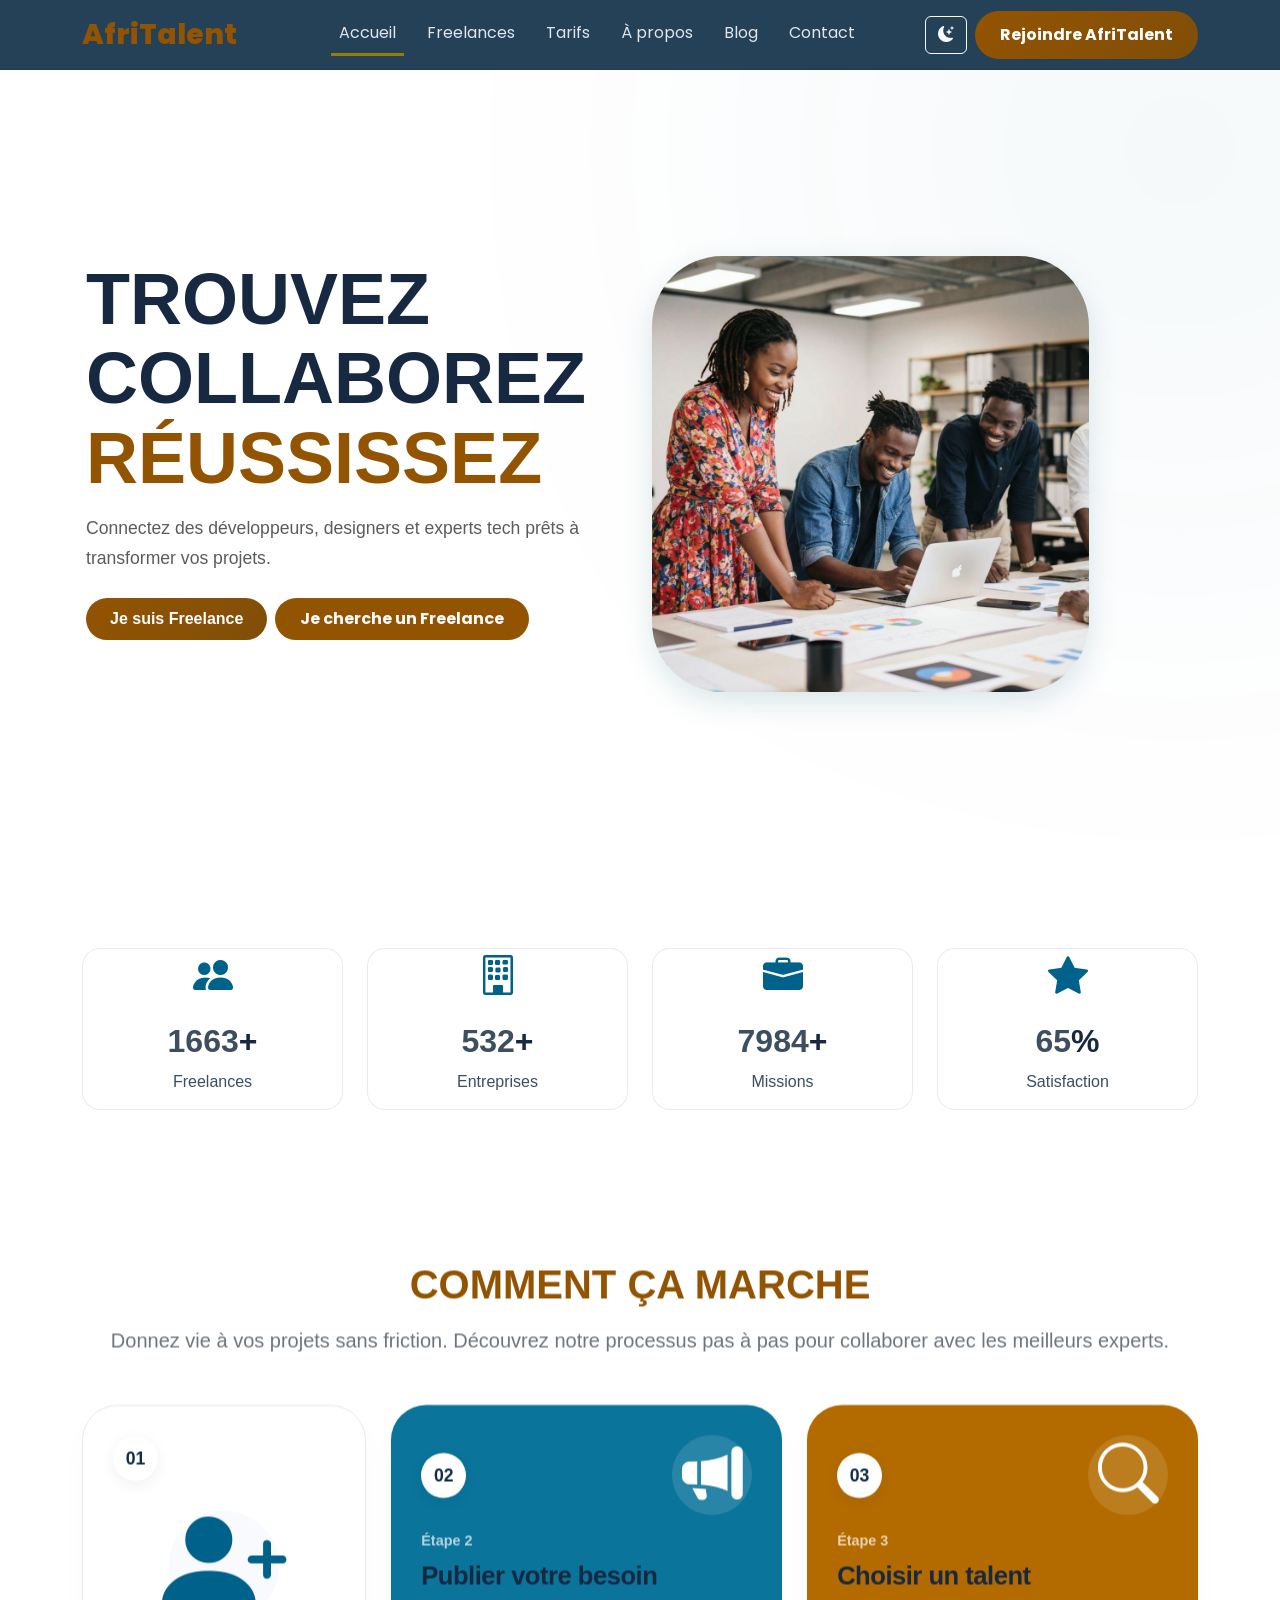
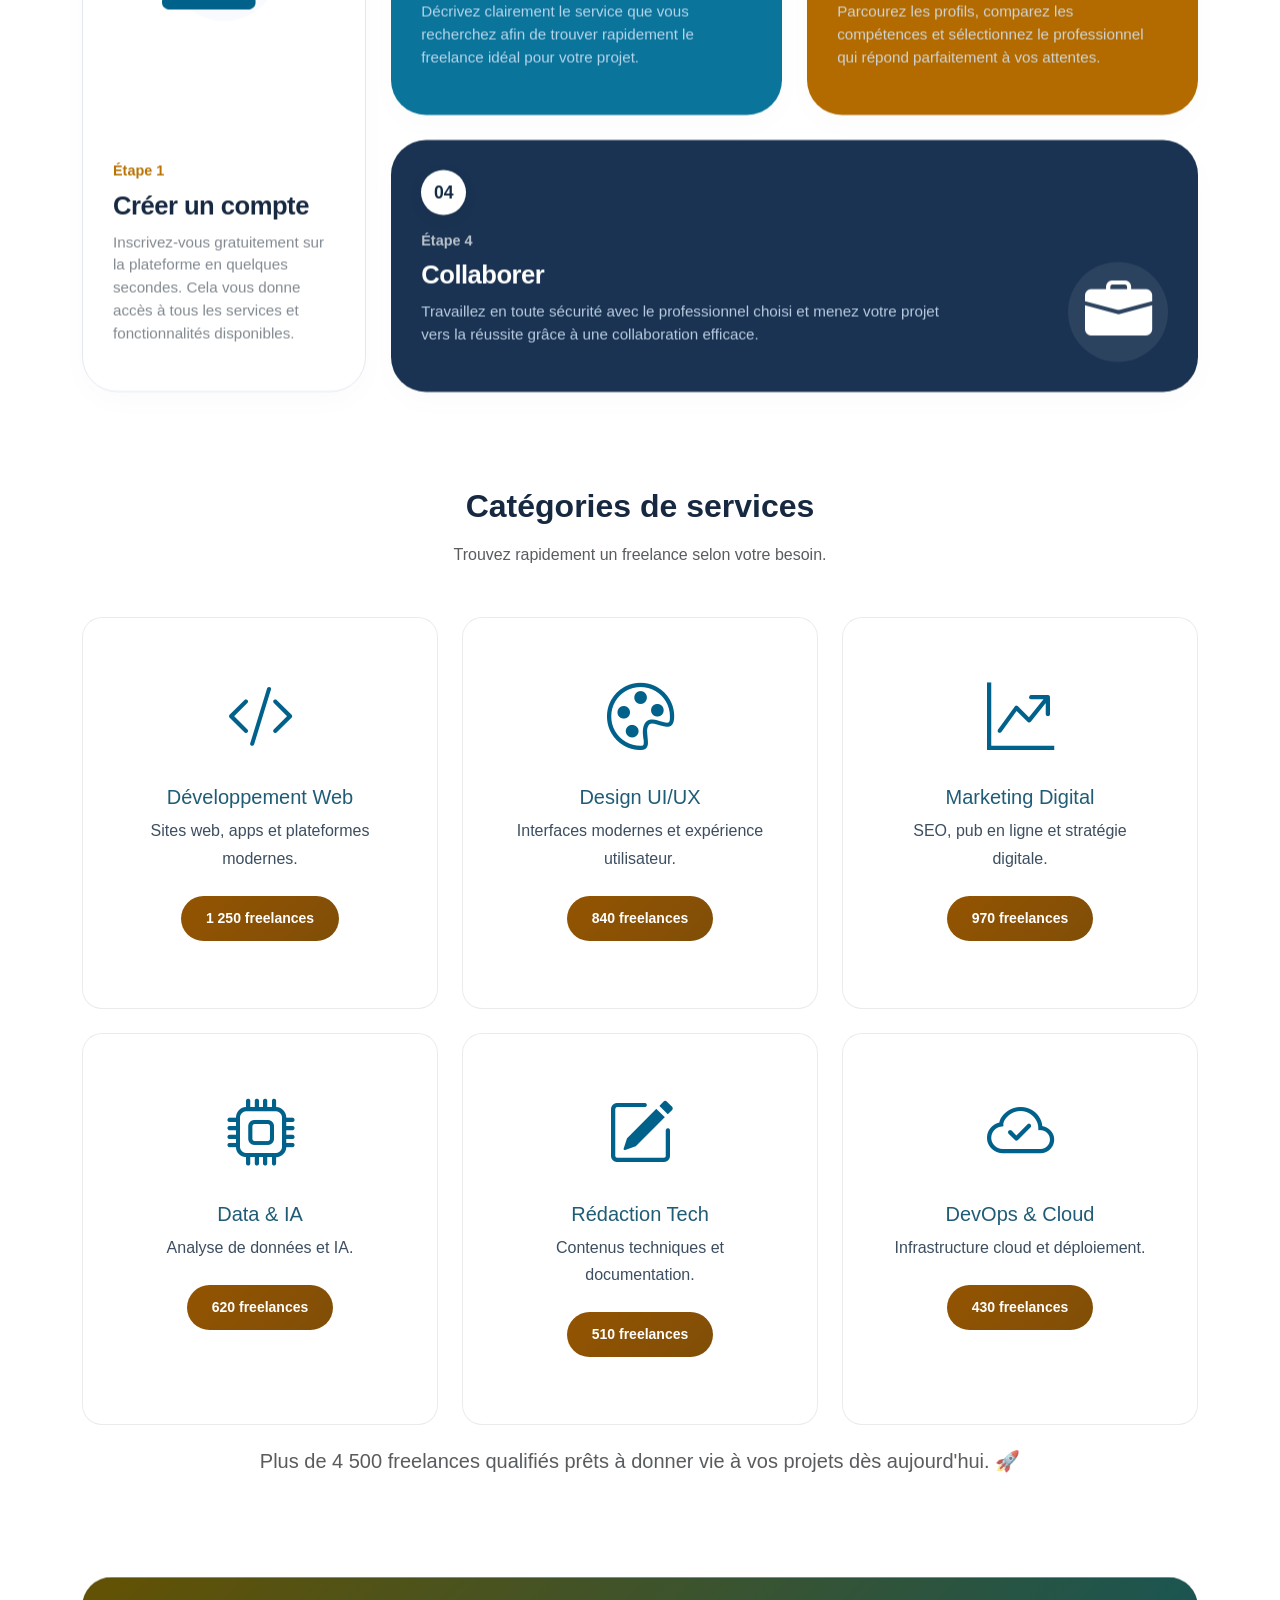
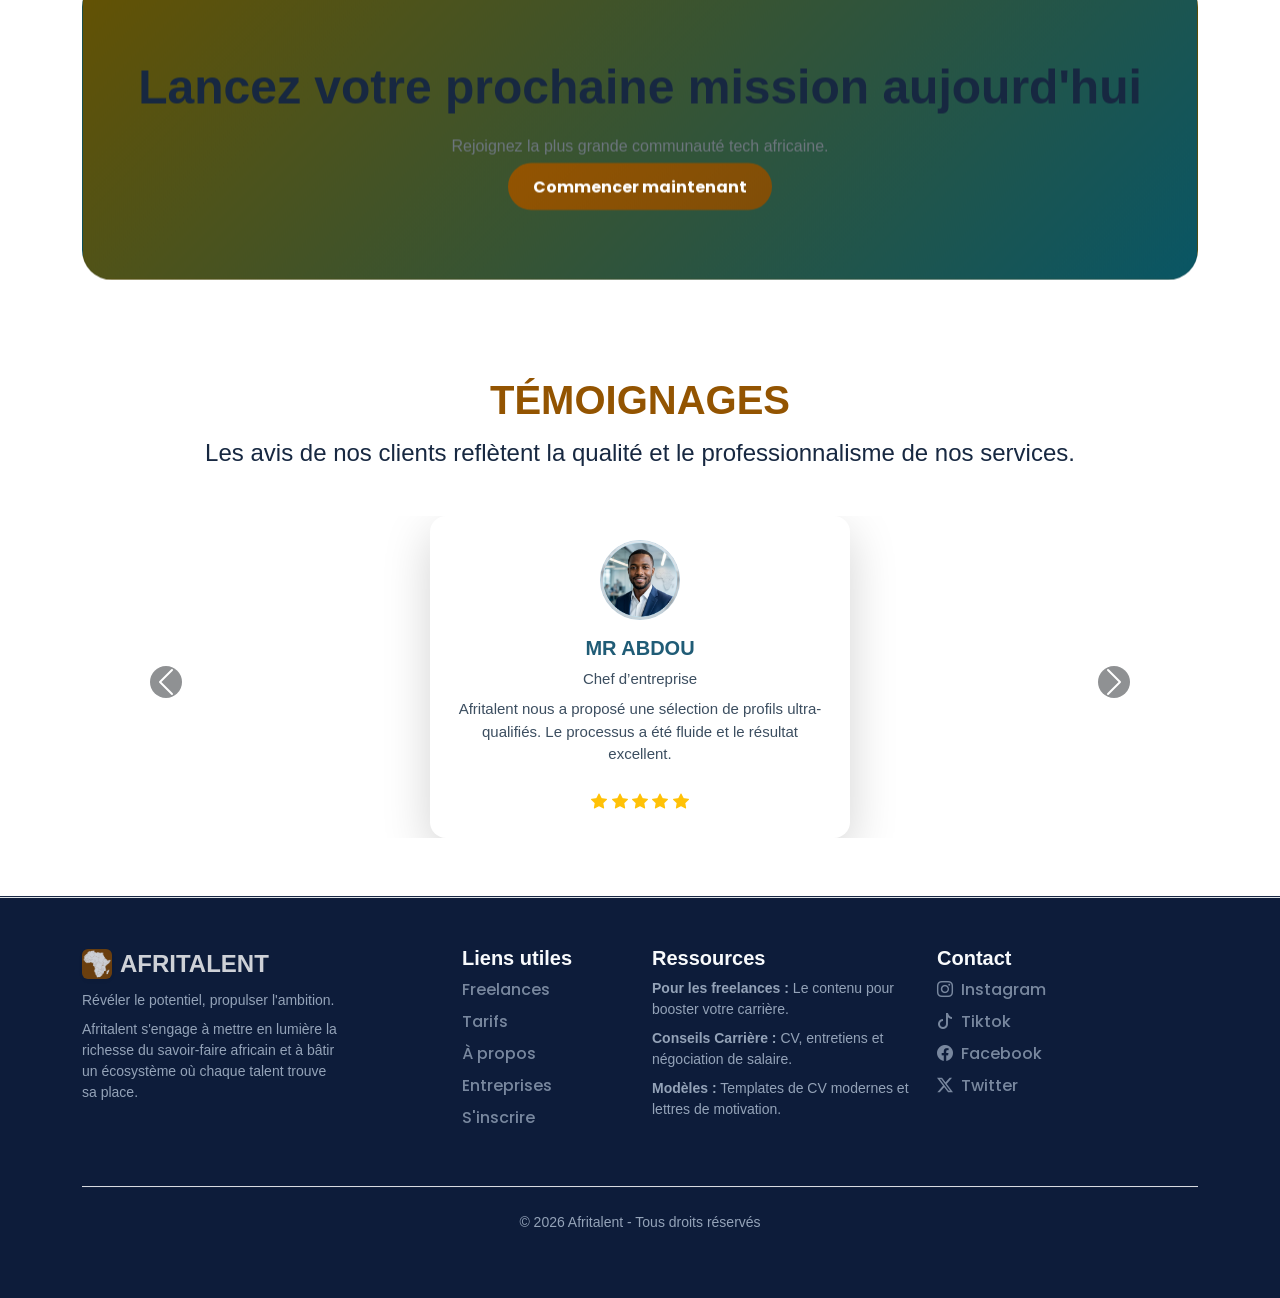
<file: index.html>
<!DOCTYPE html>
<html lang="fr">
<head>
    <meta charset="UTF-8">
    <meta name="viewport" content="width=device-width, initial-scale=1.0">
    <title>AfriTalent - Accueil</title>
       <!-- Bootstrap 5 via CDN : feuille de style -->
    <link href="https://cdn.jsdelivr.net/npm/bootstrap@5.3.7/dist/css/bootstrap.min.css" rel="stylesheet">
    <link href="https://cdn.jsdelivr.net/npm/bootstrap-icons@1.11.3/font/bootstrap-icons.css" rel="stylesheet">
    <link href="https://fonts.googleapis.com/css2?family=Poppins:wght@300;400;500;600;700&display=swap" rel="stylesheet">

      <!-- feuille de style -->
    <link rel="stylesheet" href="css/style.css">
</head>
<body>
 <!-- le contenue de mon site-->
<header>
 <!-- NAVBAR -->
 <nav class="navbar navbar-expand-lg fixed-top navbar-dark  ">
    <div class="container">

        <a class="navbar-brand " href="#">
            AfriTalent
        </a>

        <button class="navbar-toggler" type="button" data-bs-toggle="collapse" data-bs-target="#menu">
            <span class="navbar-toggler-icon"> </span>
        </button>

        <div class="collapse navbar-collapse" id="menu">

            <ul class="navbar-nav mx-auto">

                <li class="nav-item"><a class="nav-link active" href="index.html">Accueil</a></li>
                <li class="nav-item"><a class="nav-link" href="freelances.html">Freelances</a></li>
                <li class="nav-item"><a class="nav-link" href="tarif.html">Tarifs</a></li>
                <li class="nav-item"><a class="nav-link" href="about.html">À propos</a></li>
                <li class="nav-item" ><a class="nav-link " href="contact.html#localisation">Blog</a></li>
                <li class="nav-item"><a class="nav-link" href="contact.html">Contact</a></li>

            </ul>

            <!-- Boutons à droite -->
              <div class="d-flex align-items-center gap-2">

                <button id="themeToggle" class="btn btn-outline-light">
                    <i class="bi bi-moon-stars-fill"></i>
                </button>

                 <a href="contact.html"> <button class="btn-gold"> Rejoindre AfriTalent </button>
            </div></a> 
        </div>
    </div>
 </nav>
</header>
 <!-- HERO -->

<main>
  <section class="hero  fade-in-section">

    <div class="container">

        <div class="row align-items-center">

            <div class="col-12 col-md-6 text-center text-md-start px-3 mb-4">
                  <h1 class="mt-4 display-5 display-sm-4 display-md-3 fw-bold text-uppercase line-height-tight">
                             Trouvez <br>
                           Collaborez <br>
                        <span class="text-gold">Réussissez</span>
                          </h1>

                       <p class="my-3 text-muted">
                        Connectez des développeurs, designers et experts tech prêts à transformer vos projets.
                           </p>

                         <div class="d-grid gap-2 d-sm-flex justify-content-sm-center justify-content-md-start mt-4">
                          <button class="btn btn-gold py-2 px-4">
                               Je suis Freelance
                             </button>
                                <a href=" freelances.html" > <button class="btn fw-bold  jecher py-2 px-4">
                                  Je cherche un Freelance
                                 </button> 
                                </a>
                         </div>
             </div>

            <div class=" col-12 col-lg-6 col-md-7 h-md-50 mt-5 image-container">

                <img
                src="images/imageindex.jpg " class="hero-img" alt="Team" >
                   <!-- Carte 1 -->
                     
            </div>

        </div>

    </div>

  </section>

  <!-- STATS -->
 <section class="container py-5  fade-in-section">
  <div class="row g-4 text-center">

    <div class="col-6 col-lg-3">
      <div class="stat-box card h-75 py-4">
        <i class="bi bi-people-fill fs-1 text-primary statt"></i>
        <h2 class="mt-3"><span class="counter" data-target="2500">0</span>+</h2>
        <p>Freelances</p>
      </div>
    </div>

    <div class="col-6 col-lg-3">
      <div class="stat-box card h-75 py-4">
        <i class="bi bi-building fs-1 text-primary statt"></i>
        <h2 class="mt-3"><span class="counter" data-target="800">0</span>+</h2>
        <p>Entreprises</p>
      </div>
    </div>

    <div class="col-6 col-lg-3">
      <div class="stat-box card h-75 py-4">
        <i class="bi bi-briefcase-fill fs-1 text-primary statt"></i>
        <h2 class="mt-3"><span class="counter" data-target="12000">0</span>+</h2>
        <p>Missions</p>
      </div>
    </div>

    <div class="col-6 col-lg-3">
      <div class="stat-box card h-75 py-4">
        <i class="bi bi-star-fill fs-1 text-primary statt"></i>
        <h2 class="mt-3"><span class="counter" data-target="98">0</span>%</h2>
        <p>Satisfaction</p>
      </div>
    </div>

  </div>
</section>
 
<section id="comment-ca-marche" class="py-5 fade-in-section">
    <div class="container">

        <div class="text-center mb-5">
            <h1 class="fw-bold">COMMENT ÇA MARCHE</h1>
            <p class="lead text-secondary">
                Donnez vie à vos projets sans friction. Découvrez notre processus pas à pas
                pour collaborer avec les meilleurs experts.
            </p>
        </div>

        <div class="bento-grid">

            <!-- ETAPE 1 (Grande carte à gauche) -->
            <div class="bento-card step1">
                <div class="step-number">01</div>
                
                <!-- Icône "bb" agrandie au centre -->
                <div class="icon-circle-large">
                    <i class="bi bi-person-plus-fill"></i>
                </div>

                <div class="card-body-content">
                    <span class="step-title">Étape 1</span>
                    <h3>Créer un compte</h3>
                    <p class="text-secondary">
                        Inscrivez-vous gratuitement sur la plateforme en quelques secondes.
                        Cela vous donne accès à tous les services et fonctionnalités disponibles.
                    </p>
                </div>
            </div>

            <!-- ETAPE 2 (Milieu Haut) -->
            <div class="bento-card step2">
                <div class="card-header-bento">
                    <div class="step-number">02</div>
                    <!-- Icône "bb" flottante à droite -->
                    <div class="icon-floating">
                        <i class="bi bi-megaphone-fill"></i>
                    </div>
                </div>
                <div class="card-body-content">
                    <span class="step-title">Étape 2</span>
                    <h3>Publier votre besoin</h3>
                    <p>
                        Décrivez clairement le service que vous recherchez afin de trouver rapidement le freelance idéal pour votre projet.
                    </p>
                </div>
            </div>

            <!-- ETAPE 3 (Droite Haut) -->
            <div class="bento-card step3">
                <div class="card-header-bento">
                    <div class="step-number">03</div>
                    <!-- Icône "bb" flottante à droite -->
                    <div class="icon-floating">
                        <i class="bi bi-search"></i>
                    </div>
                </div>
                <div class="card-body-content">
                    <span class="step-title">Étape 3</span>
                    <h3>Choisir un talent</h3>
                    <p>
                        Parcourez les profils, comparez les compétences et sélectionnez le professionnel qui répond parfaitement à vos attentes.
                    </p>
                </div>
            </div>

            <!-- ETAPE 4 (Large en bas) -->
            <div class="bento-card step4">
                <div class="card-header-bento">
                    <div class="step-number">04</div>
                </div>
                <div class="card-body-content step4-flex">
                    <div class="text-area">
                        <span class="step-title">Étape 4</span>
                        <h3 class="text-white">Collaborer</h3>
                        <p>
                            Travaillez en toute sécurité avec le professionnel choisi et menez votre projet vers la réussite grâce à une collaboration efficace.
                        </p>
                    </div>
                    <!-- Icône "bb" valise en bas à droite -->
                    <div class="icon-briefcase">
                        <i class="bi bi-briefcase-fill"></i>
                    </div>
                </div>
            </div>

        </div>
    </div>
</section>

 <!-- SERVICES -->
 <section class="py-5  ">
  <div class="container  fade-in-section">

    <h2 class="text-center mb-3">Catégories de services</h2>
    <p class="text-center mb-5 text-muted">
      Trouvez rapidement un freelance selon votre besoin.
    </p>

    <div class="row g-4">

      <!-- Web -->
      <div class=" col-12 col-md-6 col-lg-4">
        <div class="card h-100 text-center service-card">
          <div class="card-body">

            <i class="bi bi-code-slash fs-1 statt biii"></i>

            <h5 class="card-title mt-3">Développement Web</h5>

           

            <p class="card-text">Sites web, apps et plateformes modernes.</p>
             <!-- bouton freelances -->
            <button class="btn btn-sm btn-gold rounded-pill mt-2 mb-3">
              1 250 freelances
            </button>

          </div>
        </div>
      </div>

      <!-- Design -->
      <div class="col-12 col-md-6 col-lg-4 ">
        <div class="card h-100 text-center service-card">
          <div class="card-body">

            <i class="bi bi-palette fs-1 statt  biii"></i>

            <h5 class="card-title mt-3">Design UI/UX</h5>

            <p class="card-text">Interfaces modernes et expérience utilisateur.</p>
            
            <button class="btn btn-sm btn-gold rounded-pill mt-2 mb-3">
              840 freelances
            </button>


          </div>
        </div>
      </div>

      <!-- Marketing -->
      <div class="col-12 col-md-6 col-lg-4 ">
        <div class="card h-100 text-center service-card">
          <div class="card-body">

            <i class="bi bi-graph-up-arrow fs-1 statt biii"></i>

            <h5 class="card-title mt-3">Marketing Digital</h5>

          

            <p class="card-text">SEO, pub en ligne et stratégie digitale.</p>
              <button class="btn btn-sm btn-gold rounded-pill mt-2 mb-3">
              970 freelances
            </button>

          </div>
        </div>
      </div>

      <!-- Data IA -->
      <div class="col-12 col-md-6 col-lg-4">
        <div class="card h-100 text-center service-card">
          <div class="card-body">

            <i class="bi bi-cpu fs-1 statt biii"></i>

            <h5 class="card-title mt-3">Data & IA</h5>

           

            <p class="card-text">Analyse de données et IA.</p>
             <button class="btn btn-sm btn-gold rounded-pill mt-2 mb-3">
              620 freelances
            </button>

          </div>
        </div>
      </div>

      <!-- Rédaction -->
      <div class="col-12 col-md-6 col-lg-4 ">
        <div class="card h-100 text-center service-card">
          <div class="card-body">

            <i class="bi bi-pencil-square fs-1 statt biii"></i>

            <h5 class="card-title mt-3">Rédaction Tech</h5>

           

            <p class="card-text">Contenus techniques et documentation.</p>
             <button class="btn btn-sm btn-gold rounded-pill mt-2 mb-3">
              510 freelances
            </button>

          </div>
        </div>
      </div>

      <!-- DevOps -->
      <div class="col-12 col-md-6 col-lg-4">
        <div class="card h-100 text-center service-card">
          <div class="card-body">

            <i class="bi bi-cloud-check fs-1 statt  biii"></i>

            <h5 class="card-title mt-3">DevOps & Cloud</h5>

            

            <p class="card-text">Infrastructure cloud et déploiement.</p>
               <button class="btn btn-sm btn-gold rounded-pill mt-2 mb-3">
              430 freelances
            </button>
          </div>
        </div>
      </div>
       
    </div>
         <h5 class="text-center mt-4 text-muted">
            Plus de 4 500 freelances qualifiés prêts à donner vie à vos projets dès aujourd'hui. 🚀
        </h5>
  </div>
 </section>


 <!-- CTA -->

 <section class="container my-5 fade-in-section">

    <div class="cta">

        <h2>
            Lancez votre prochaine mission aujourd'hui
        </h2>

        <p class="mt-3 text-secondary">
            Rejoignez la plus grande communauté tech africaine.
        </p>

             <a href="contact.html" class="btn-gold mt-4">
                  Commencer maintenant
               </a>
    </div>

 </section>
<section id="SECTION-TEMOIGNAGES" class="py-5 afri-talent-hero-section ">

  <div class="container fade-in-section">

    <!-- TITRE -->
    <div class="text-center mb-5">
      <h1 class="fw-bold">TÉMOIGNAGES</h1>
      <h4 class="">
        Les avis de nos clients reflètent la qualité et le professionnalisme de nos services.
      </h4>
    </div>

    <!-- CAROUSEL -->
    <div id="cardCarousel" class="carousel slide" data-bs-ride="carousel">

      <div class="carousel-inner text-center">

        <!-- ================= CARD 1 ================= -->
        <div class="carousel-item active">
          <div class="card testimonial-card mx-auto p-4 border-0 shadow-lg rounded-4" style="max-width: 420px;">

            <img src="images/mr abdou.png" class="rounded-circle mx-auto mb-3" width="80">

            <h5 class="fw-bold">MR ABDOU</h5>
            <p class=" small mb-2">Chef d’entreprise</p>

            <p class=" small">
              Afritalent nous a proposé une sélection de profils ultra-qualifiés.
              Le processus a été fluide et le résultat excellent.
            </p>

            <div class="text-warning mt-2">
              <i class="bi bi-star-fill"></i>
              <i class="bi bi-star-fill"></i>
              <i class="bi bi-star-fill"></i>
              <i class="bi bi-star-fill"></i>
              <i class="bi bi-star-fill"></i>
            </div>

          </div>
        </div>

        <!-- ================= CARD 2 ================= -->
        <div class="carousel-item">
          <div class="card testimonial-card mx-auto p-4 border-0 shadow-lg rounded-4" style="max-width: 420px;">

            <img src="images/aichatou.png" class="rounded-circle mx-auto mb-3" width="80">

            <h5 class="fw-bold">AISHATOU</h5>
            <p class="small mb-2">Freelance</p>

            <p class="small">
              Afritalent m’a permis de valoriser mes compétences et de travailler sur des projets innovants.
            </p>

            <div class="text-warning mt-2">
              <i class="bi bi-star-fill"></i>
              <i class="bi bi-star-fill"></i>
              <i class="bi bi-star-fill"></i>
              <i class="bi bi-star-fill"></i>
              <i class="bi bi-star-fill"></i>
            </div>

          </div>
        </div>

        <!-- ================= CARD 3 ================= -->
        <div class="carousel-item">
          <div class="card testimonial-card mx-auto p-4 border-0 shadow-lg rounded-4" style="max-width: 420px;">

            <img src="images/nasirou.png" class="rounded-circle mx-auto mb-3" width="80">

            <h5 class="fw-bold">NASIR</h5>
            <p class="small mb-2">Freelance</p>

            <p class="small text-muted">
              Une plateforme qui connecte vraiment les talents africains au marché global.
            </p>

            <div class="text-warning mt-2">
              <i class="bi bi-star-fill"></i>
              <i class="bi bi-star-fill"></i>
              <i class="bi bi-star-fill"></i>
              <i class="bi bi-star-fill"></i>
              <i class="bi bi-star"></i>
            </div>

          </div>
        </div>

      </div>

      <!-- CONTROLS -->
      <button class="carousel-control-prev" type="button" data-bs-target="#cardCarousel" data-bs-slide="prev">
        <span class="carousel-control-prev-icon bg-dark rounded-circle p-3"></span>
      </button>

      <button class="carousel-control-next" type="button" data-bs-target="#cardCarousel" data-bs-slide="next">
        <span class="carousel-control-next-icon bg-dark rounded-circle p-3"></span>
      </button>

    </div>
  </div>
</section>
 <footer>

  <footer class="py-5  border-top footer border-top" >
  <div class="container fade-in-section  ">
    <div class="row">
      <!-- Section Logo et Description (Col 1) -->
      <div class="col-lg-3 mb-3">
        <a class="d-inline-flex align-items-center mb-2 link-dark text-decoration-none" href="/" aria-label="Afritalent">
          <img src="images/afrique.jpg" width="30" height="30" class="me-2 rounded shadow-sm" alt="Afrique">
          <span class="fs-4 fw-bold text-white ">AFRITALENT</span>
        </a>
        <ul class="list-unstyled small text-muted">
          <li class="mb-2">Révéler le potentiel, propulser l'ambition.</li>
          <li class="mb-2">Afritalent s'engage à mettre en lumière la richesse du savoir-faire africain et à bâtir un écosystème où chaque talent trouve sa place.</li>
        </ul>
      </div>

      <!-- Liens Utiles (Col 2) -->
      <div class="col-12 col-md-6 col-lg-2 mb-3 offset-lg-1 mb-3">
        <h5 class="fw-bold">Liens utiles</h5>
        <ul class="list-unstyled">
          <li class="mb-2"><a href="freelances.html" class="text-decoration-none text-muted">Freelances</a></li>
          <li class="mb-2"><a href="tarifs.html" class="text-decoration-none text-muted">Tarifs</a></li>
          <li class="mb-2"><a href="about.html" class="text-decoration-none text-muted">À propos</a></li>
          <li class="mb-2"><a href="entreprises.html" class="text-decoration-none text-muted">Entreprises</a></li>
          <li class="mb-2"><a href="contact.html" class="text-decoration-none text-muted">S'inscrire</a></li>
        </ul>
      </div>

      <!-- Ressources (Col 3) -->
      <div class="col-12 col-md-6 col-lg-3  mb-3">
        <h5 class="fw-bold">Ressources</h5>
        <ul class="list-unstyled small text-muted">
          <li class="mb-2"><strong>Pour les freelances :</strong> Le contenu pour booster votre carrière.</li>
          <li class="mb-2"><strong>Conseils Carrière :</strong> CV, entretiens et négociation de salaire.</li>
          <li class="mb-2"><strong>Modèles :</strong> Templates de CV modernes et lettres de motivation.</li>
        </ul>
      </div>

      <!-- Contact / Social (Col 4) -->
      <div class="col-6 col-lg-2 mb-3">
        <h5 class="fw-bold">Contact</h5>
        <ul class="list-unstyled">
          <li class="mb-2">
            <a href="https://instagram.com" class="text-decoration-none text-muted">
              <i class="bi bi-instagram me-2"></i>Instagram
            </a>
          </li>
          <li class="mb-2">
            <a href="https://tiktok.com" class="text-decoration-none text-muted">
              <i class="bi bi-tiktok me-2"></i>Tiktok
            </a>
          </li>
          <li class="mb-2">
            <a href="https://facebook.com" class="text-decoration-none text-muted">
              <i class="bi bi-facebook me-2"></i>Facebook
            </a>
          </li>
          <li class="mb-2">
            <a href="https://twitter.com" class="text-decoration-none text-muted">
              <i class="bi bi-twitter-x me-2"></i>Twitter
            </a>
          </li>
        </ul>
      </div>
    </div>

    <!-- Copyright -->
    <div class="pt-4 mt-4 border-top text-center">
      <p class="text-muted small">© 2026 Afritalent - Tous droits réservés</p>
    </div>
  </div>
</footer>

</section>


</main>

         <button id="back-to-top" title="Retour en haut">
            <i class="bi bi-arrow-up-short"></i>
         </button>

     <!-- Bootstrap 5 via CDN : script JavaScript -->
    <script src="https://cdn.jsdelivr.net/npm/bootstrap@5.3.7/dist/js/bootstrap.bundle.min.js"></script>
     <!--  script JavaScript -->
    <script src="js/main.js"></script>

</body>
</html>
</file>
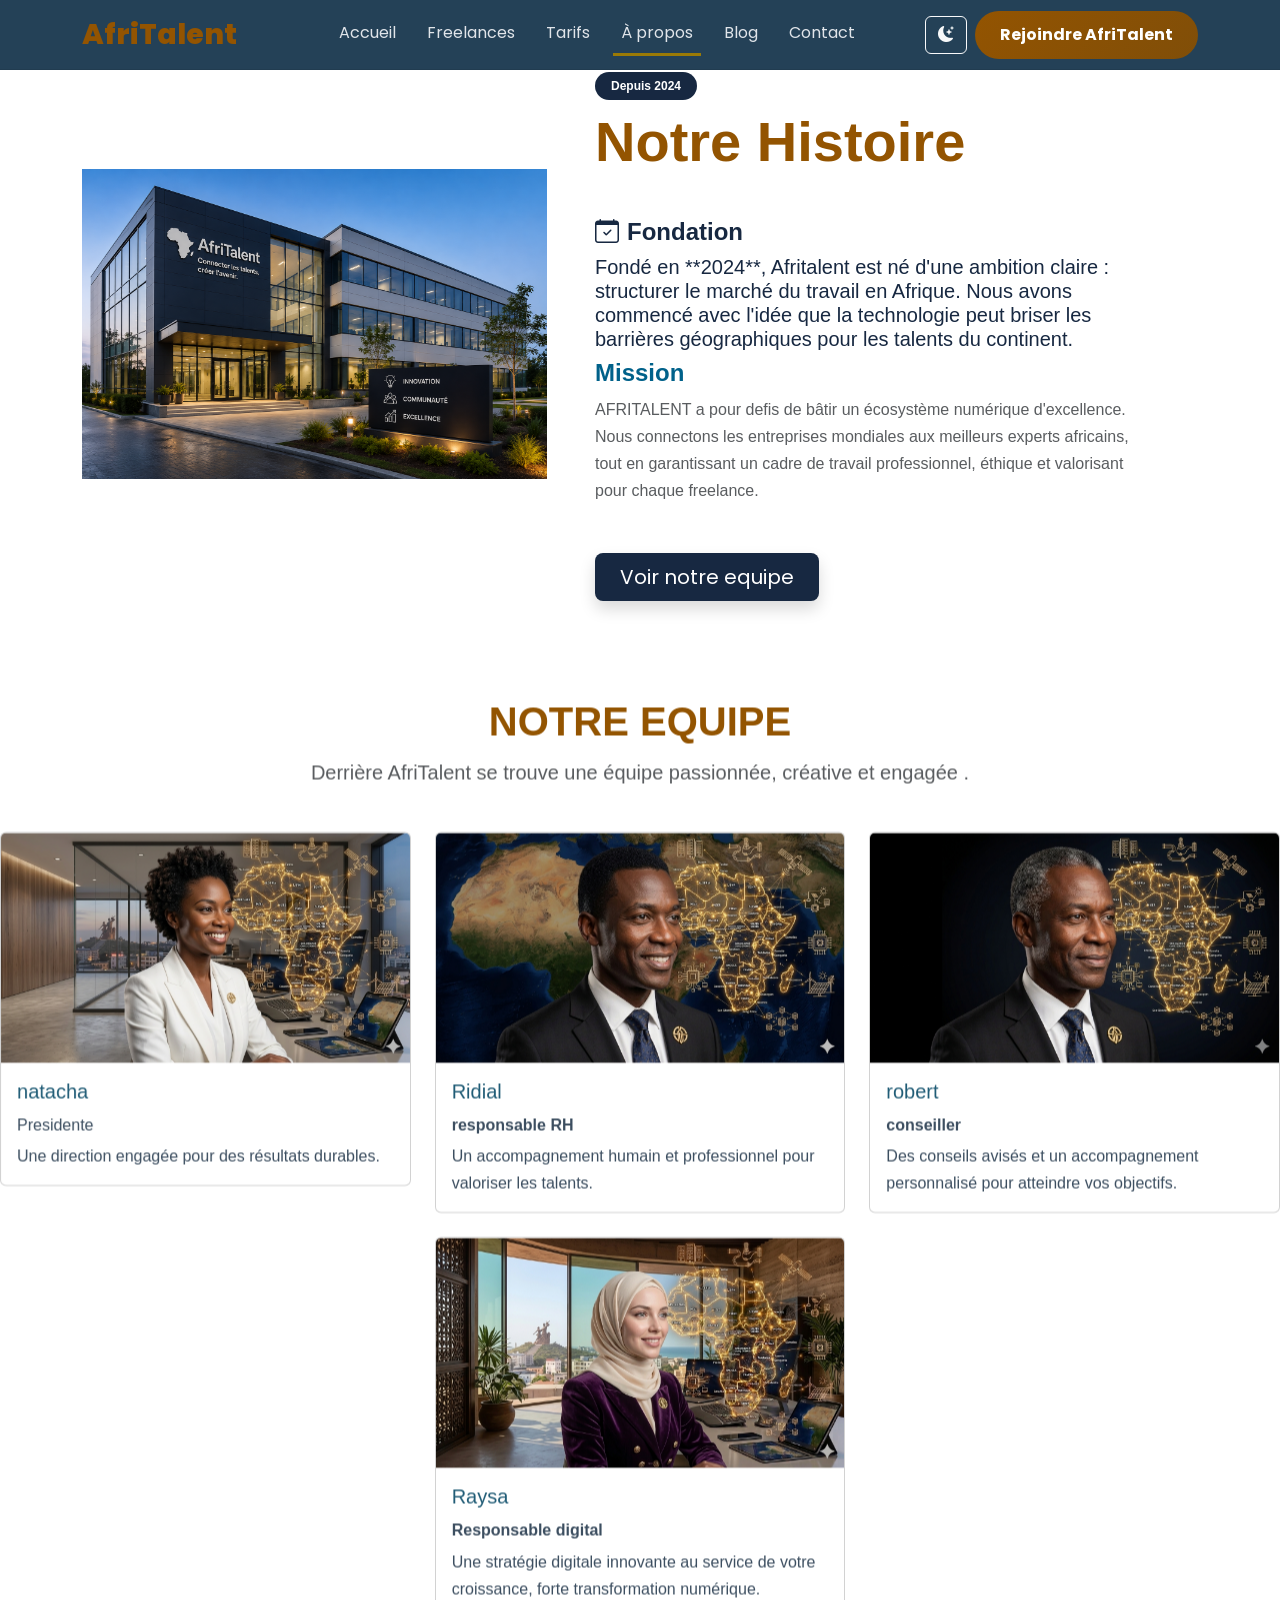
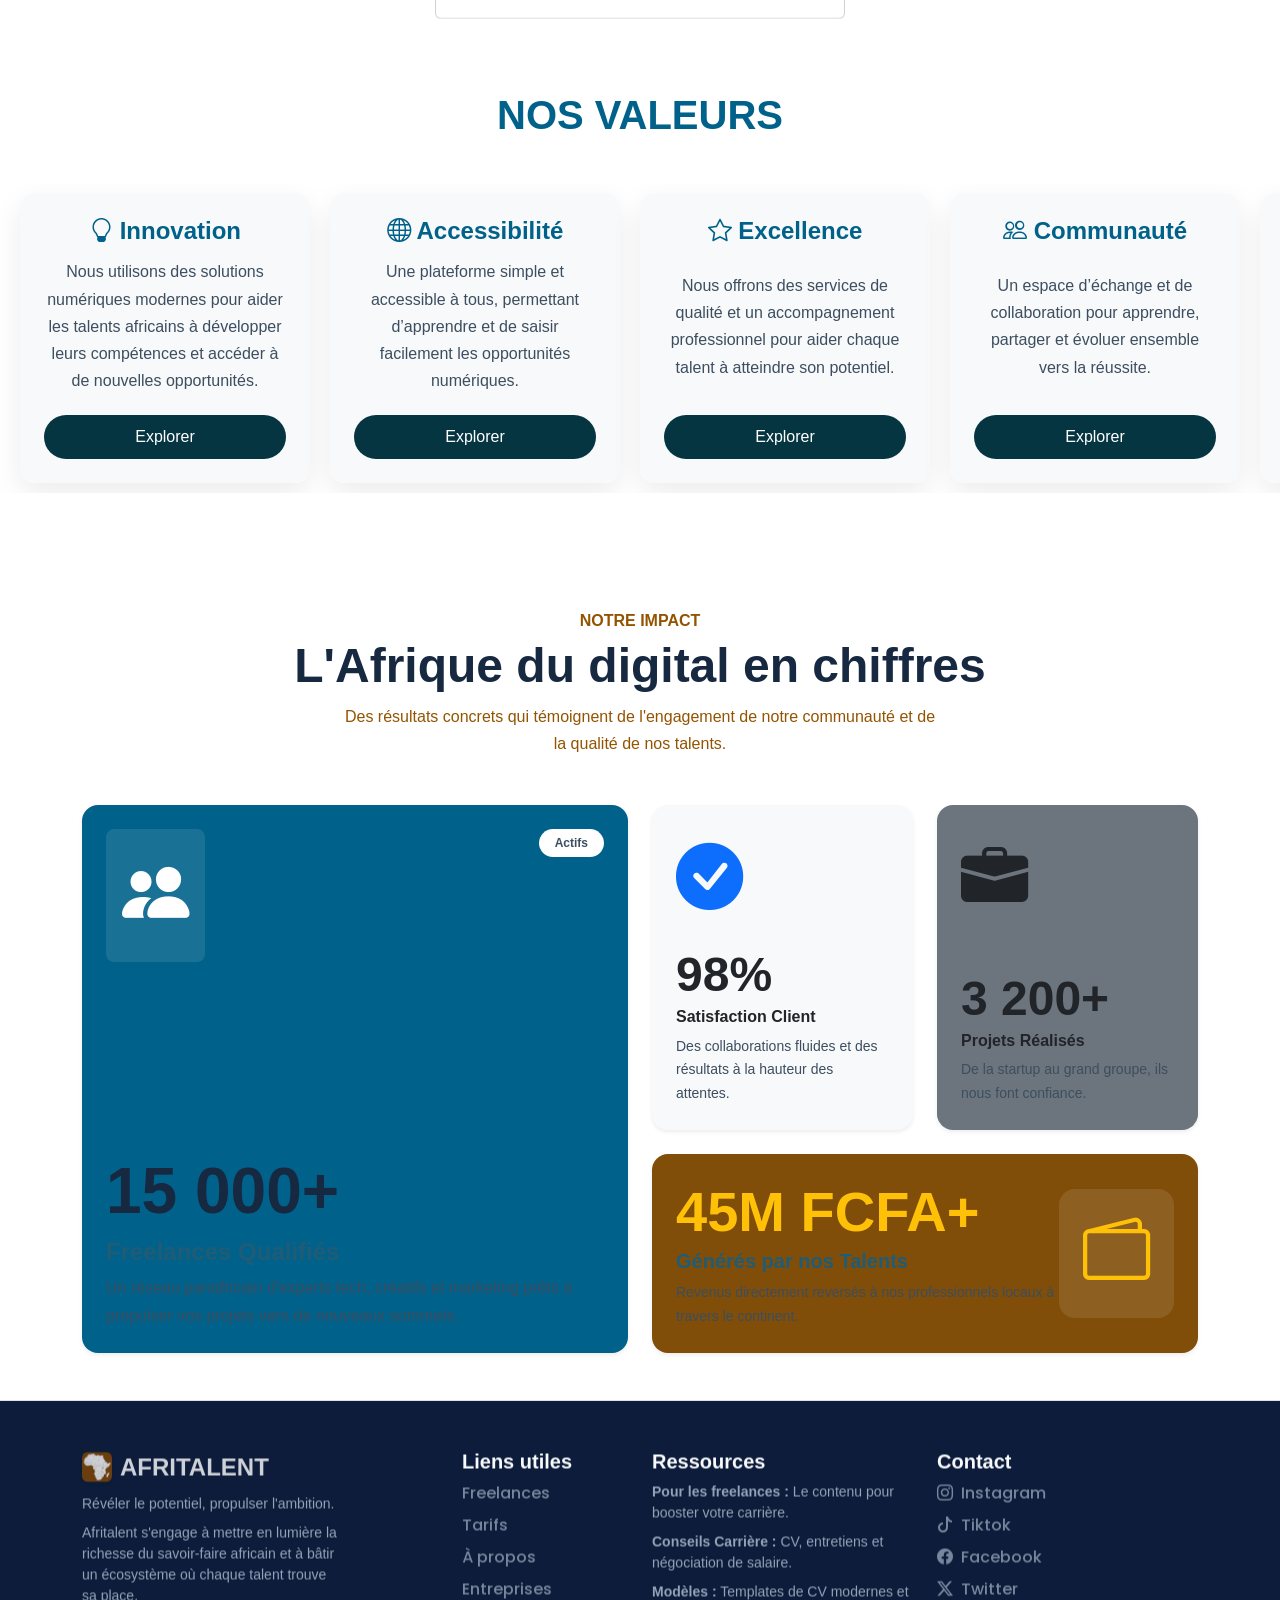
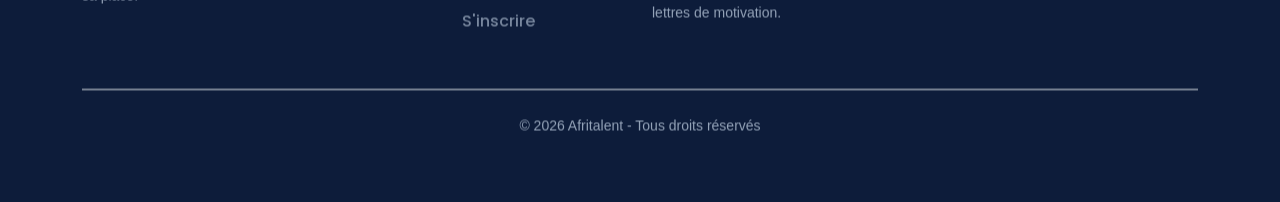
<file: about.html>
<!DOCTYPE html>
<html lang="fr">
<head>
    <meta charset="UTF-8">
    <meta name="viewport" content="width=device-width, initial-scale=1.0">
    <title>AfriTalent - about</title>
       <!-- Bootstrap 5 via CDN : feuille de style -->
    <link href="https://cdn.jsdelivr.net/npm/bootstrap@5.3.7/dist/css/bootstrap.min.css" rel="stylesheet">
    <!-- Bootstrap Icons -->
    <link rel="stylesheet" href="https://cdn.jsdelivr.net/npm/bootstrap-icons@1.11.3/font/bootstrap-icons.min.css">
      <link href="https://fonts.googleapis.com/css2?family=Poppins:wght@300;400;500;600;700&display=swap" rel="stylesheet">

      <!-- feuille de style -->
    <link rel="stylesheet" href="css/style.css">
</head>
<body>
 <header>
 <!-- NAVBAR -->
 <nav class="navbar navbar-expand-lg fixed-top navbar-dark  ">
    <div class="container">

        <a class="navbar-brand" href="#">
            AfriTalent
        </a>

        <button class="navbar-toggler" type="button" data-bs-toggle="collapse" data-bs-target="#menu">
            <span class="navbar-toggler-icon"> </span>
        </button>

        <div class="collapse navbar-collapse" id="menu">

            <ul class="navbar-nav mx-auto">

                <li class="nav-item"><a class="nav-link" href="index.html">Accueil</a></li>
                <li class="nav-item"><a class="nav-link" href="freelances.html">Freelances</a></li>
                <li class="nav-item"><a class="nav-link" href="tarif.html">Tarifs</a></li>
                <li class="nav-item"><a class="nav-link active" href="about.html">À propos</a></li>
                <li class="nav-item"><a class="nav-link" href="contact.html#localisation">Blog</a></li>
                <li class="nav-item"><a class="nav-link" href="contact.html">Contact</a></li>

            </ul>

            <!-- Boutons à droite -->
                      <div class="d-flex align-items-center gap-2">

                        <button id="themeToggle" class="btn btn-outline-light">
                         <i class="bi bi-moon-stars-fill"></i>
                          </button>

                        <a href="contact.html"> <button class="btn-gold"> Rejoindre AfriTalent </button>
                     </div></a> 

        </div>
    </div>
 </nav>
</header>
 <!-- le contenue de mon site-->
    
   
 
<main>
 <section class="  ">
        <div class="container  ">
            <div class="row g-0 align-items-center">
                
                <div class="col-lg-5 video-hero">
                    <img src="images/entreprise.png" 
                           < class="img-fluid object-fit-cover" alt="Bureaux Afritalent">
                </div>

               
                <div class="col-lg-7 p-4 p-md-5 ecriture tex">
                    <div class="mb-4">
                        <span class="badge b1 mb-2 px-3 py-2 rounded-pill mt-4">Depuis 2024</span>
                        <h1 class="display-4 fw-bold  special">Notre Histoire</h1>
                        <div class="bg-gold mb-4" style="height: 4px; width: 60px;"></div>
                    </div>

                    <div class="mb-5">
                        <h4 class="fw-bold "><i class="bi bi-calendar-check me-2"></i>Fondation</h4>
                        <h5 class="lead  ">
                            Fondé en **2024**, Afritalent est né d'une ambition claire : structurer le marché du travail en Afrique. Nous avons commencé avec l'idée que la technologie peut briser les barrières géographiques pour les talents du continent.
                        </h5>
                        <h4 class="fw-bold statt   "> Mission  </h4>
                         <p class="text-muted" > AFRITALENT a pour defis de  bâtir un écosystème numérique d'excellence. Nous connectons les entreprises mondiales aux meilleurs experts africains, tout en garantissant un cadre de travail professionnel, éthique et valorisant pour chaque freelance.</p>
                        
                    </div>
                   

                    <div class="mb-4">
                        
                    </div>

                    <div class="d-flex gap-3 mt-5">
                        <a  href="#section" ><button class="btn b1 btn-lg rounded-3 px-4 shadow">Voir notre equipe</button> 
                      </a>
                    </div>
                </div>

            </div>
        </div>
    </section>
   

 
<section id="#section  " class="fade-in-section" >
  <h1 class="text-center mt-5  ">NOTRE EQUIPE</h1>
  <h2 class="fw-light text-center px-3 fs-5 text-muted">
    Derrière AfriTalent se trouve une équipe passionnée, créative et engagée .
  </h2>
   <div class="row gy-4 mt-4 g-4 robert gallery  justify-content-center ">
        
        <div class="col-12 col-sm-6 col-md-4 freelance-item">
          <div class="card" data-category="developpement">
            <img src="images/presidente (2).png" class="card-img-top" alt="image de natacha">
            <div class="card-body">
              <h5 class="card-title">natacha</h5>
              <p class="  statt mb-1">Presidente</p>
              <p class="card-text fw-light">Une direction engagée pour des résultats durables.</p>
             
              
            </div>
          </div>
        </div>

        <div class="col-12 col-sm-6 col-md-4 freelance-item">
          <div class="card" data-category="marketing">
            <img src="images/resp digital.png" class="card-img-top" alt="image de Ridial">
            <div class="card-body">
              <h5 class="card-title">Ridial</h5>
              <p class="statt fw-bold  mb-1">responsable RH</p>
              <p class="card-text fw-light">Un accompagnement humain et professionnel pour valoriser les talents.</p>
             
            </div>
          </div>
        </div>

        <div class="col-12 col-sm-6 col-md-4 freelance-item">
          <div class="card" >
            <img src="images/conseiller.png" class="card-img-top" alt="image de robert">
            <div class="card-body">
              <h5 class="card-title">robert</h5>
              <p class="statt  fw-bold mb-1">conseiller</p>
              <p class="card-text fw-light">Des conseils avisés et un accompagnement personnalisé pour atteindre vos objectifs.</p>
              
            </div>
          </div>
        </div>
        
        <div class="col-12 col-sm-6 col-md-4 freelance-item ">
          <div class="card" data-category="data-scientist">
            <img src="images/resp rh.png" class="card-img-top" alt="image de freelance">
            <div class="card-body">
              <h5 class="card-title">Raysa</h5>
              <p class="statt fw-bold mb-1">Responsable digital</p>
              <p class="card-text fw-light">Une stratégie digitale innovante au service de votre croissance, forte transformation numérique.</p>
             
            </div>
          </div>
        </div>
   </div> 
</section>



<section class="py-5">
 
  <h1 class="text-center statt mt-4 mb-4">NOS VALEURS</h1>
 
  <div class="mt-3 text-muted">
    <div class="cards-slider-container fade-in-section">
      <div class="cards-slider">

        <div class="card cardvaleur">
          <div class="card-body cardvaleurbody text-center p-4 bg-light">
            <h3 class="statt"><i class="bi bi-lightbulb statt"></i> Innovation</h3>
            <p>Nous utilisons des solutions numériques modernes pour aider les talents africains à développer leurs compétences et accéder à de nouvelles opportunités.</p>
            <button class="btn-gold-slider">Explorer</button>
          </div>
        </div>

        <div class="card cardvaleur">
          <div class="card-body cardvaleurbody text-center p-4 bg-light">
            <h3 class="statt"><i class="bi bi-globe statt"></i> Accessibilité</h3>
            <p>Une plateforme simple et accessible à tous, permettant d’apprendre et de saisir facilement les opportunités numériques.</p>
            <button class="btn-gold-slider">Explorer</button>
          </div>
        </div>

        <div class="card cardvaleur">
          <div class="card-body cardvaleurbody text-center p-4 bg-light">
            <h3 class="statt"><i class="bi bi-star statt"></i> Excellence</h3>
            <p>Nous offrons des services de qualité et un accompagnement professionnel pour aider chaque talent à atteindre son potentiel.</p>
            <button class="btn-gold-slider">Explorer</button>
          </div>
        </div>

        <div class="card cardvaleur">
          <div class="card-body cardvaleurbody text-center p-4 bg-light">
            <h3 class="statt"><i class="bi bi-people statt"></i> Communauté</h3>
            <p>Un espace d’échange et de collaboration pour apprendre, partager et évoluer ensemble vers la réussite.</p>
            <button class="btn-gold-slider">Explorer</button>
          </div>
        </div>

        <div class="card cardvaleur">
          <div class="card-body cardvaleurbody text-center p-4 bg-light">
            <h3 class="statt"><i class="bi bi-graph-up-arrow statt"></i> Impact</h3>
            <p>Nous voulons créer un changement positif durable en Afrique à travers les talents et l’innovation.</p>
            <button class="btn-gold-slider">Explorer</button>
          </div>
        </div>

      </div>
    </div>
    </div> </section>

 <section class="py-5 afri-talent-hero-section   " id="localisation">
    
    <div class="container  fade-in-section">
        
        <div class="text-center mb-5">
            <span class="special fw-bold text-uppercase tracking-wider">Notre Impact</span>
            <h2 class="fw-bold display-5 mt-1">L'Afrique du digital en chiffres</h2>
            <p class="special mx-auto" style="max-width: 600px;">
                Des résultats concrets qui témoignent de l'engagement de notre communauté et de la qualité de nos talents.
            </p>
        </div>

         <div class="row g-4 align-items-stretch">
            
            <div class="col-12 col-lg-6 d-flex flex-column">
                <div class="card h-100 border-0 shadow-sm tap4 text-white p-4 rounded-4 justify-content-between kll">
                    <div class="d-flex justify-content-between align-items-start mb-4">
                        <div class="bg-white bg-opacity-10 p-3 rounded-3">
                            <i class="bi bi-people-fill fs-2  biii"></i> 
                        </div>
                        <span class="badge bg-white text-primary fw-semibold px-3 py-2 rounded-pill">Actifs</span>
                    </div>
                    <div class="mt-4">
                        <h2 class="display-3 fw-bold mb-0">15 000+</h2>
                        <h4 class="fw-bold mt-2">Freelances Qualifiés</h4>
                        <p class=" text-white mb-0 mt-2">Un réseau panafricain d'experts tech, créatifs et marketing prêts à propulser vos projets vers de nouveaux sommets.</p>
                    </div>
                </div>
            </div>

             <div class="col-12 col-lg-6">
                <div class="row g-4 h-100">
                    
                    <div class="col-12 col-sm-6">
                        <div class="card h-100 border-0 shadow-sm bg-light p-4 rounded-4 d-flex flex-column justify-content-between glow">
                            <div class="text-primary mb-3">
                                <i class="bi bi-check-circle-fill fs-3  biii"></i>
                            </div>
                            <div> 
                                <h3 class="display-5 fw-bold text-dark mb-0">98%</h3>
                                <h6 class="fw-bold text-dark mt-1">Satisfaction Client</h6>
                                <p class="text-muted small mb-0">Des collaborations fluides et des résultats à la hauteur des attentes.</p>
                            </div>
                        </div>
                    </div>

                    <div class="col-12 col-sm-6">
                        <div class="card h-100 border-0 shadow-sm bg-secondary p-4 rounded-4 d-flex flex-column justify-content-between glow ">
                            <div class="text-dark mb-3">
                                <i class="bi bi-briefcase-fill fs-3  biii"></i>
                            </div>
                            <div>
                                <h3 class="display-5 fw-bold text-dark mb-0">3 200+</h3>
                                <h6 class="fw-bold text-dark mt-1">Projets Réalisés</h6>
                                <p class="text-dark  small mb-0">De la startup au grand groupe, ils nous font confiance.</p>
                            </div>
                        </div>
                    </div>

                    <div class="col-12">
                        <div class="card border-0 shadow-sm tap3  text-white p-4 rounded-4 etape3">
                            <div class="d-flex flex-column flex-sm-row align-items-sm-center justify-content-between">
                                <div> 
                                    <h3 class="display-4 fw-bold text-warning mb-0">45M FCFA+</h3>
                                    <h5 class="fw-bold mt-1">Générés par nos Talents</h5>
                                    <p class="simple small mb-0 text-white">Revenus directement reversés à nos professionnels locaux à travers le continent.</p>
                                </div>
                                <div class="bg-white bg-opacity-10 p-4 rounded-4 text-center mt-3 mt-sm-0 d-flex align-items-center justify-content-center">
                                    <i class="bi bi-wallet2 display-6 text-warning  biii"></i>
                                </div>
                            </div>
                        </div>
                    </div>

                </div>
            </div> </div>
    </div>
</section>

<footer class="py-5  border-top footer border-top" >
  <div class="container fade-in-section  ">
    <div class="row">
      <!-- Section Logo et Description (Col 1) -->
      <div class="col-lg-3 mb-3">
        <a class="d-inline-flex align-items-center mb-2 link-dark text-decoration-none" href="/" aria-label="Afritalent">
          <img src="images/afrique.jpg" width="30" height="30" class="me-2 rounded shadow-sm" alt="Afrique">
          <span class="fs-4 fw-bold text-white">AFRITALENT</span>
        </a>
        <ul class="list-unstyled small text-muted">
          <li class="mb-2">Révéler le potentiel, propulser l'ambition.</li>
          <li class="mb-2">Afritalent s'engage à mettre en lumière la richesse du savoir-faire africain et à bâtir un écosystème où chaque talent trouve sa place.</li>
        </ul>
      </div>

      <!-- Liens Utiles (Col 2) -->
      <div class="col-12 col-md-6 col-lg-2 mb-3 offset-lg-1 mb-3">
        <h5 class="fw-bold">Liens utiles</h5>
        <ul class="list-unstyled">
          <li class="mb-2"><a href="freelances.html" class="text-decoration-none text-muted">Freelances</a></li>
          <li class="mb-2"><a href="tarifs.html" class="text-decoration-none text-muted">Tarifs</a></li>
          <li class="mb-2"><a href="about.html" class="text-decoration-none text-muted">À propos</a></li>
          <li class="mb-2"><a href="entreprises.html" class="text-decoration-none text-muted">Entreprises</a></li>
          <li class="mb-2"><a href="contact.html" class="text-decoration-none text-muted">S'inscrire</a></li>
        </ul>
      </div>

      <!-- Ressources (Col 3) -->
      <div class="col-12 col-md-6 col-lg-3  mb-3">
        <h5 class="fw-bold">Ressources</h5>
        <ul class="list-unstyled small text-muted">
          <li class="mb-2"><strong>Pour les freelances :</strong> Le contenu pour booster votre carrière.</li>
          <li class="mb-2"><strong>Conseils Carrière :</strong> CV, entretiens et négociation de salaire.</li>
          <li class="mb-2"><strong>Modèles :</strong> Templates de CV modernes et lettres de motivation.</li>
        </ul>
      </div>

      <!-- Contact / Social (Col 4) -->
      <div class="col-6 col-lg-2 mb-3">
        <h5 class="fw-bold">Contact</h5>
        <ul class="list-unstyled">
          <li class="mb-2">
            <a href="https://instagram.com" class="text-decoration-none text-muted">
              <i class="bi bi-instagram me-2"></i>Instagram
            </a>
          </li>
          <li class="mb-2">
            <a href="https://tiktok.com" class="text-decoration-none text-muted">
              <i class="bi bi-tiktok me-2"></i>Tiktok
            </a>
          </li>
          <li class="mb-2">
            <a href="https://facebook.com" class="text-decoration-none text-muted">
              <i class="bi bi-facebook me-2"></i>Facebook
            </a>
          </li>
          <li class="mb-2">
            <a href="https://twitter.com" class="text-decoration-none text-muted">
              <i class="bi bi-twitter-x me-2"></i>Twitter
            </a>
          </li>
        </ul>
      </div>
    </div>

    <!-- Copyright -->
    <div class="pt-4 mt-4 border-top text-center">
      <p class="text-muted small">© 2026 Afritalent - Tous droits réservés</p>
    </div>
  </div>
</footer>

</section>

</footer>
 
</main >

          <button id="back-to-top" title="Retour en haut">
            <i class="bi bi-arrow-up-short"></i>
         </button>

     <!-- Bootstrap 5 via CDN : script JavaScript -->
    <script src="https://cdn.jsdelivr.net/npm/bootstrap@5.3.7/dist/js/bootstrap.bundle.min.js"></script>
     <!--  script JavaScript -->
    <script src="js/main.js"></script>

</body>
</html>
</file>
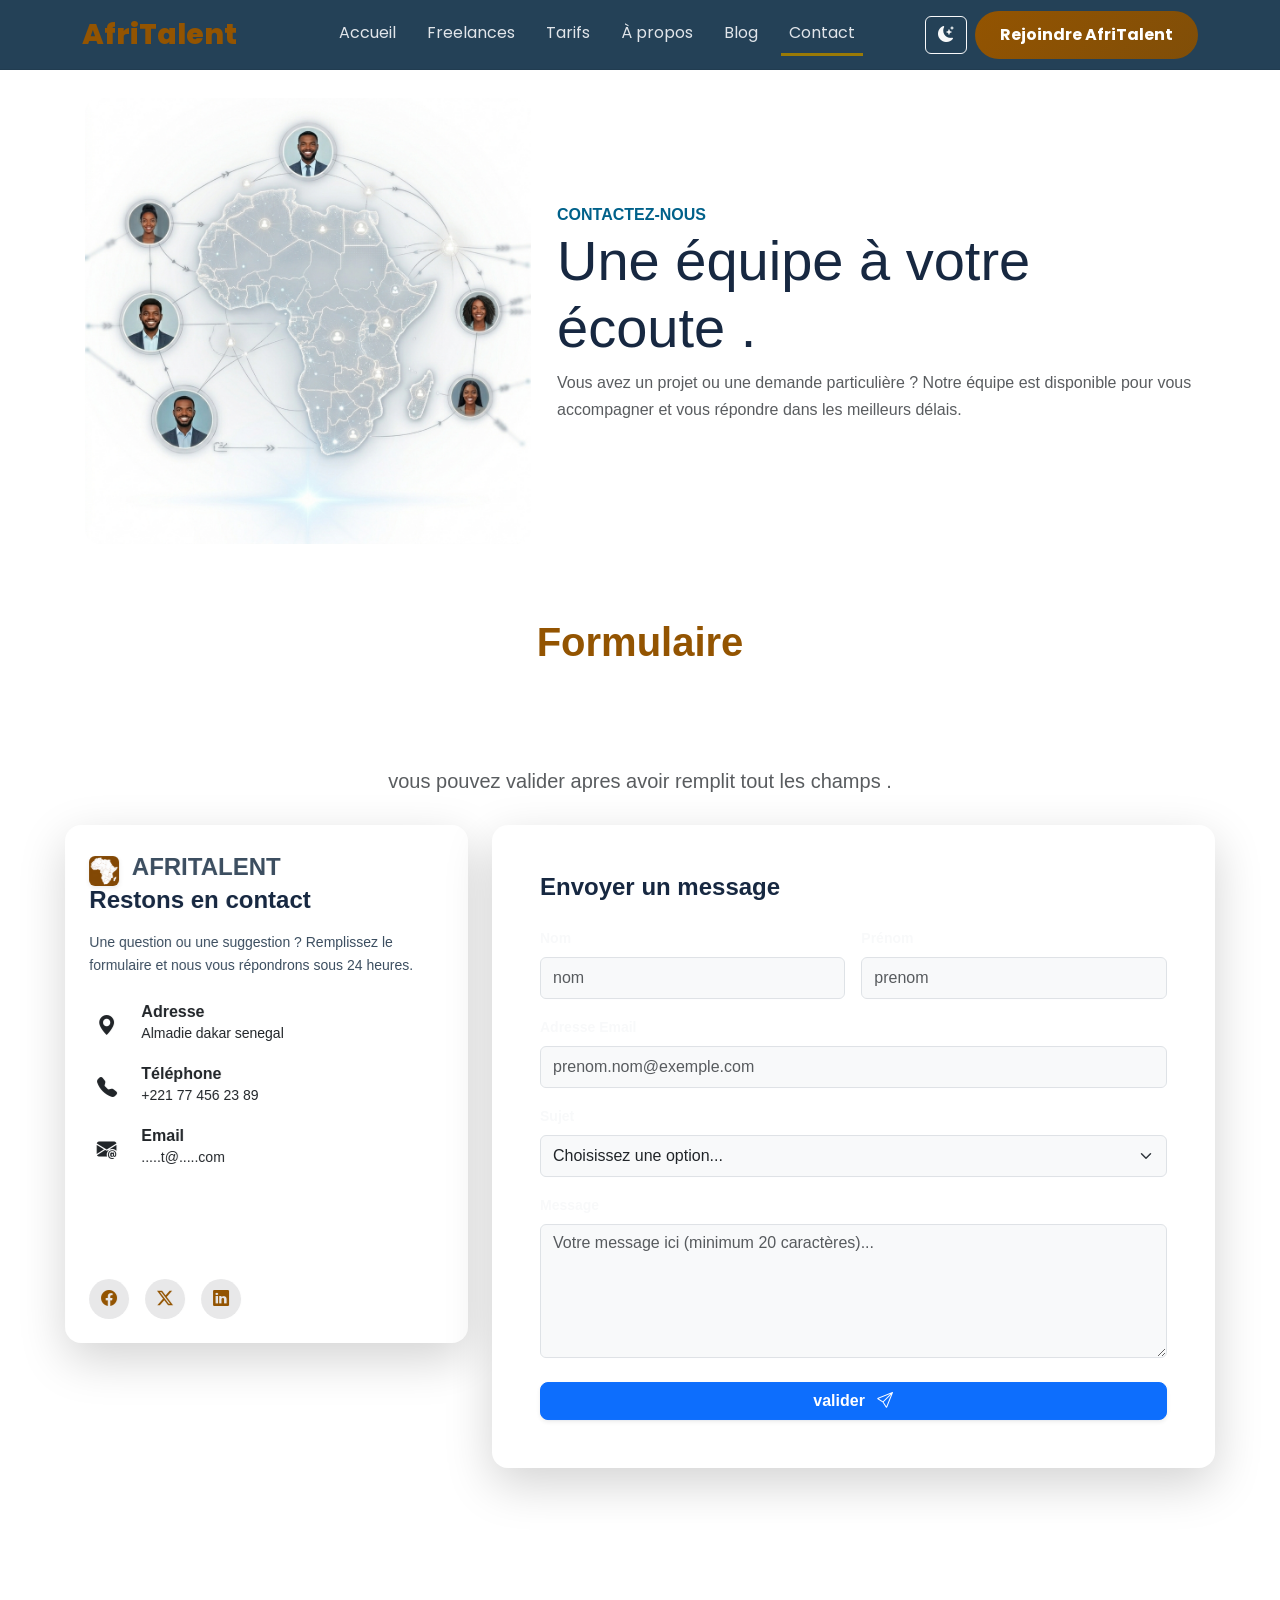
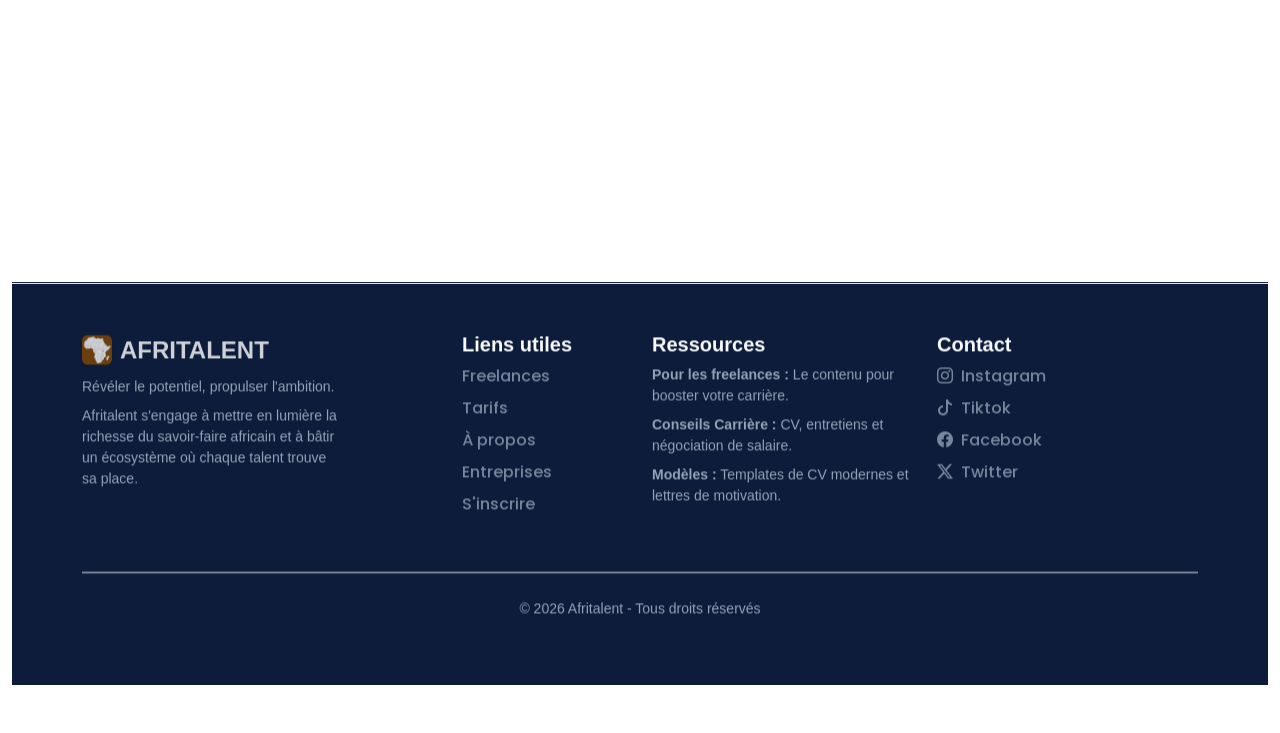
<file: contact.html>
<!DOCTYPE html>
<html lang="fr">
<head>
    <meta charset="UTF-8">
    <meta name="viewport" content="width=device-width, initial-scale=1.0">
    <title>AfriTalent - contact</title>
       <!-- Bootstrap 5 via CDN : feuille de style -->
    <link href="https://cdn.jsdelivr.net/npm/bootstrap@5.3.7/dist/css/bootstrap.min.css" rel="stylesheet">
   <!-- Bootstrap Icons -->
    <link href="https://cdn.jsdelivr.net/npm/bootstrap-icons@1.11.3/font/bootstrap-icons.css" rel="stylesheet">
    <!-- google font -->
      <link href="https://fonts.googleapis.com/css2?family=Poppins:wght@300;400;500;600;700&display=swap" rel="stylesheet">


      <!-- feuille de style -->
    <link rel="stylesheet" href="css/style.css">
</head>
<body>
    <header>
 <!-- NAVBAR -->
 <nav class="navbar navbar-expand-lg fixed-top navbar-dark ">
    <div class="container">

        <a class="navbar-brand" href="#">
            AfriTalent
        </a>

        <button class="navbar-toggler" type="button" data-bs-toggle="collapse" data-bs-target="#menu">
            <span class="navbar-toggler-icon"></span>
        </button>

        <div class="collapse navbar-collapse" id="menu">

            <ul class="navbar-nav mx-auto">

                <li class="nav-item"><a class="nav-link" href="index.html">Accueil</a></li>
                <li class="nav-item"><a class="nav-link" href="freelances.html">Freelances</a></li>
                <li class="nav-item"><a class="nav-link" href="tarif.html">Tarifs</a></li>
                <li class="nav-item"><a class="nav-link" href="about.html">À propos</a></li>
                <li class="nav-item"><a class="nav-link " href="contact.html#localisation">Blog</a></li>
                <li class="nav-item"><a class="nav-link active" href="contact.html">Contact</a></li>

            </ul>

            <!-- Boutons à droite -->
              <div class="d-flex align-items-center gap-2">

                <button id="themeToggle" class="btn btn-outline-light">
                    <i class="bi bi-moon-stars-fill"></i>
                </button>

                 <a href="contact.html"> <button class="btn-gold"> Rejoindre AfriTalent </button>
            </div></a> 

        </div>
    </div>
 </nav>
</header>
 <!-- le contenue de mon site-->
<main>
 <section class="container-fluid py-5 contact-section   ">

 <section class="container py-5 contact-section">

  <div class="row align-items-center g-4">

      <!-- IMAGE -->
      <div class="col-12 col-md-5 text-center">
         <img src="images/image2.png" class="img-fluid contact-img  " alt="Contact image">
       </div>

      <!-- TEXTE -->
      <div class="col-12 col-md-7 text-center text-md-start tex">

         <span class="contact-subtitle statt fw-bold">CONTACTEZ-NOUS</span>

          <h2 class="contact-title  display-4">
           Une équipe à votre écoute .
           </h2>

         <p class="contact-text text-muted">
          Vous avez un projet ou une demande particulière ?  
         Notre équipe est disponible pour vous accompagner et vous répondre dans les meilleurs délais.
         </p>

       </div>

  </div>

</section>

 <section class=" fade-in-section" >
     
         <!-- Message de Succès Global (Masqué par défaut)  -->
         <div id="successAlert" class="alert alert-success alert-dismissible fade d-none mb-4 rounded-4 shadow-sm   " role="alert">
            <div class="d-flex align-items-center">
                <i class="bi bi-check-circle-fill fs-3 me-3"></i>
                <div>
                    <h5 class="alert-heading fw-bold mb-1">Message envoyé avec succès !</h5>
                    <p class="mb-0 small">Merci pour votre intérêt. Notre équipe vous répondra dans les plus brefs délais.</p>
                </div>
            </div>  
            <!--  Réseaux Sociaux -->
                    <div class="d-flex gap-3 pt-3 border-top ">
                        <a href="#" class="text-white bg-white bg-opacity-10 rounded-circle p-2 d-inline-flex justify-content-center align-items-center" style="width: 40px; height: 40px;"><i class="bi bi-facebook"></i></a>
                        <a href="#" class="text-white bg-white bg-opacity-10 rounded-circle p-2 d-inline-flex justify-content-center align-items-center" style="width: 40px; height: 40px;"><i class="bi bi-twitter-x"></i></a>
                        <a href="#" class="text-white bg-white bg-opacity-10 rounded-circle p-2 d-inline-flex justify-content-center align-items-center" style="width: 40px; height: 40px;"><i class="bi bi-linkedin"></i></a>
                    </div>
                </div>
            </div>
           
        </div>

        <div class="row g-4 justify-content-center ">
             <h1  class="text-center mt-5   ">  Formulaire </h1>
            <h5 class="text-center fw-light"> 
               <h5 class="text-center" Voici  notre formulaire de contact :</h5>
               <h5 class="text-center text-muted"> vous pouvez valider apres avoir remplit tout les champs .</h5>
             </h5>
 
            </h5>
            <!-- COLONNE INTERACTIVE DE GAUCHE : INFOS DE CONTACT -->
            <div class="col-12 col-lg-4  d-flex   ">
               
                <div class="card  for p-4 rounded-4 shadow-lg border-0 w-100 h-75 d-flex flex-column justify-content-between for">
                    <div class=" ">
                        <img src="images/afrique.jpg" width="30" height="30" class="me-2 rounded shadow-sm" alt="Afrique">
                         <span class="fs-4 fw-bold">AFRITALENT</span>
                        <h3 class="fw-bold mb-3 ">Restons en contact</h3> 
                       
                        <p class="small mb-4">Une question ou une suggestion ? Remplissez le formulaire et nous vous répondrons sous 24 heures.</p>
                        
                        <!-- Liste d'infos -->
                        <div class="d-flex align-items-start mb-3">
                            <div class="bg-white bg-opacity-25 rounded-3 p-2 me-3">
                                <i class="bi bi-geo-alt-fill fs-5"></i>
                            </div>
                            <div>
                                <h6 class="fw-bold mb-0">Adresse</h6>
                                <small class="-50">Almadie dakar senegal</small>
                            </div>
                        </div>

                        <div class="d-flex align-items-start mb-3">
                            <div class="bg-white bg-opacity-25 rounded-3 p-2 me-3">
                                <i class="bi bi-telephone-fill fs-5"></i>
                            </div>
                            <div>
                                <h6 class="fw-bold mb-0">Téléphone</h6>
                                <small class="50">+221 77 456 23 89</small>
                            </div>
                        </div>

                        <div class="d-flex align-items-start mb-4">
                            <div class="bg-white bg-opacity-25 rounded-3 p-2 me-3">
                                <i class="bi bi-envelope-at-fill fs-5"></i>
                            </div>
                            <div>
                                <h6 class="fw-bold mb-0">Email</h6>
                                <small class="50">.....t@.....com</small>
                            </div>
                        </div>
                    </div>

                    <!-- Réseaux Sociaux -->
                    <div class="d-flex gap-3 pt-3 border-top border-white border-opacity-25">
                        <a href="#" class=" bg-dark bg-opacity-10 rounded-circle p-2 d-inline-flex justify-content-center align-items-center" style="width: 40px; height: 40px;"><i class="bi bi-facebook"></i></a>
                        <a href="#" class=" bg-dark bg-opacity-10 rounded-circle p-2 d-inline-flex justify-content-center align-items-center" style="width: 40px; height: 40px;"><i class="bi bi-twitter-x"></i></a>
                        <a href="#" class=" bg-dark bg-opacity-10 rounded-circle p-2 d-inline-flex justify-content-center align-items-center" style="width: 40px; height: 40px;"><i class="bi bi-linkedin"></i></a>
                    </div>
                </div>
            </div>

            <!-- COLONNE DE DROITE : LE FORMULAIRE -->
            <div class="col-12 col-lg-7  mb-5">
                <div class="card bg-white p-4 p-sm-5 rounded-4 shadow-lg border-0 for">
                    <h3 class="fw-bold mb-4">Envoyer un message</h3>
                    
                    <form id="contactForm" novalidate>
                        <div class="row g-3">
                            
                            <!-- Champ Nom -->
                            <div class="col-12 col-sm-6">
                                <label for="lastName" class="form-label small fw-bold text-light">Nom</label>
                                <input type="text" class="form-control bg-light py-2" id="lastName" placeholder="nom">
                                <div class="invalid-feedback" id="lastNameError">Veuillez renseigner votre nom.</div>
                            </div>

                            <!-- Champ Prénom -->
                            <div class="col-12 col-sm-6">
                                <label for="firstName" class="form-label small fw-bold text-light">Prénom</label>
                                <input type="text" class="form-control bg-light py-2" id="firstName" placeholder="prenom">
                                <div class="invalid-feedback " id="firstNameError">Veuillez renseigner votre prénom.</div>
                            </div>

                            <!-- Champ Email -->
                            <div class="col-12">
                                <label for="email" class="form-label small fw-bold text-light">Adresse Email</label>
                                <input type="email" class="form-control bg-light py-2" id="email" placeholder="prenom.nom@exemple.com">
                                <div class="invalid-feedback" id="emailError">Veuillez entrer une adresse email valide.</div>
                            </div>

                            <!-- Champ Sujet (Menu déroulant) -->
                            <div class="col-12">
                                <label for="subject" class="form-label small fw-bold text-light">Sujet</label>
                                <select class="form-select bg-light py-2" id="subject">
                                    <option value="" selected disabled>Choisissez une option...</option>
                                    <option value="general">je suis freelance</option>
                                    <option value="support"> je cherches freelance</option>
                                    
                                </select>
                                <div class="invalid-feedback" id="subjectError">Veuillez sélectionner un sujet dans la liste.</div>
                            </div>

                            <!-- Champ Message -->
                            <div class="col-12">
                                <label for="message" class="form-label small fw-bold text-light">Message</label>
                                <textarea class="form-control bg-light" id="message" rows="5" placeholder="Votre message ici (minimum 20 caractères)..."></textarea>
                                <div class="invalid-feedback" id="messageError">Votre message doit contenir au moins 20 caractères.</div>
                            </div>

                            <!-- Bouton de Soumission -->
                            <div class="col-12 mt-4">
                                <button type="submit" class="btn btn-primary px-4 py-2.5 rounded-3 fw-bold shadow-sm w-100 w-sm-auto">
                                    valider <i class="bi bi-send ms-2"></i>
                                </button>
                            </div>

                        </div>
                    </form>
                </div>
            </div>

        </div>
    </div>
</section>

<section id="localisation" class=" fade-in-section  mb-3">
  <div class="row align-items-center g-4   afri-talent-hero-section">

    <!-- Carte -->
    <div class="col-md-7  fade-in-section">
        <div class="map-container">
            <iframe
                src="https://www.google.com/maps/embed?pb=!1m18!1m12!1m3!1d61738.25070141696!2d-17.4898654!3d14.732896299999995!2m3!1f0!2f0!3f0!3m2!1i1024!2i768!4f13.1!3m3!1m2!1s0xec112ae6b54c397%3A0x56b82d37d6396c3c!2sAlmadies%2C%20Dakar!5e0!3m2!1sfr!2ssn!4v1780776499389!5m2!1sfr!2ssn"
                allowfullscreen=""
                loading="lazy"
                referrerpolicy="no-referrer-when-downgrade">
            </iframe>
        </div>
    </div>

    
</div>
</section>
    
<footer>

    <footer class="py-5  border-top footer border-top" >
  <div class="container fade-in-section  ">
    <div class="row">
      <!-- Section Logo et Description (Col 1) -->
      <div class="col-lg-3 mb-3">
        <a class="d-inline-flex align-items-center mb-2 link-dark text-decoration-none" href="/" aria-label="Afritalent">
          <img src="images/afrique.jpg" width="30" height="30" class="me-2 rounded shadow-sm" alt="Afrique">
          <span class="fs-4 fw-bold text-white">AFRITALENT</span>
        </a>
        <ul class="list-unstyled small text-muted">
          <li class="mb-2">Révéler le potentiel, propulser l'ambition.</li>
          <li class="mb-2">Afritalent s'engage à mettre en lumière la richesse du savoir-faire africain et à bâtir un écosystème où chaque talent trouve sa place.</li>
        </ul>
      </div>

      <!-- Liens Utiles (Col 2) -->
      <div class="col-12 col-md-6 col-lg-2 mb-3 offset-lg-1 mb-3">
        <h5 class="fw-bold">Liens utiles</h5>
        <ul class="list-unstyled">
          <li class="mb-2"><a href="freelances.html" class="text-decoration-none text-muted">Freelances</a></li>
          <li class="mb-2"><a href="tarifs.html" class="text-decoration-none text-muted">Tarifs</a></li>
          <li class="mb-2"><a href="about.html" class="text-decoration-none text-muted">À propos</a></li>
          <li class="mb-2"><a href="entreprises.html" class="text-decoration-none text-muted">Entreprises</a></li>
          <li class="mb-2"><a href="contact.html" class="text-decoration-none text-muted">S'inscrire</a></li>
        </ul>
      </div>

      <!-- Ressources (Col 3) -->
      <div class="col-12 col-md-6 col-lg-3  mb-3">
        <h5 class="fw-bold">Ressources</h5>
        <ul class="list-unstyled small text-muted">
          <li class="mb-2"><strong>Pour les freelances :</strong> Le contenu pour booster votre carrière.</li>
          <li class="mb-2"><strong>Conseils Carrière :</strong> CV, entretiens et négociation de salaire.</li>
          <li class="mb-2"><strong>Modèles :</strong> Templates de CV modernes et lettres de motivation.</li>
        </ul>
      </div>

      <!-- Contact / Social (Col 4) -->
      <div class="col-6 col-lg-2 mb-3">
        <h5 class="fw-bold">Contact</h5>
        <ul class="list-unstyled">
          <li class="mb-2">
            <a href="https://instagram.com" class="text-decoration-none text-muted">
              <i class="bi bi-instagram me-2"></i>Instagram
            </a>
          </li>
          <li class="mb-2">
            <a href="https://tiktok.com" class="text-decoration-none text-muted">
              <i class="bi bi-tiktok me-2"></i>Tiktok
            </a>
          </li>
          <li class="mb-2">
            <a href="https://facebook.com" class="text-decoration-none text-muted">
              <i class="bi bi-facebook me-2"></i>Facebook
            </a>
          </li>
          <li class="mb-2">
            <a href="https://twitter.com" class="text-decoration-none text-muted">
              <i class="bi bi-twitter-x me-2"></i>Twitter
            </a>
          </li>
        </ul>
      </div>
    </div>

    <!-- Copyright -->
    <div class="pt-4 mt-4 border-top text-center">
      <p class="text-muted small">© 2026 Afritalent - Tous droits réservés</p>
    </div>
  </div>
</footer>

</section>

 </footer>



</main> 


       <button id="back-to-top" title="Retour en haut">
            <i class="bi bi-arrow-up-short"></i>
         </button>

     <!-- Bootstrap 5 via CDN : script JavaScript -->
    <script src="https://cdn.jsdelivr.net/npm/bootstrap@5.3.7/dist/js/bootstrap.bundle.min.js"></script>
     <!--  script JavaScript -->
    <script src="js/main.js"></script>

</body>
</html>
</file>
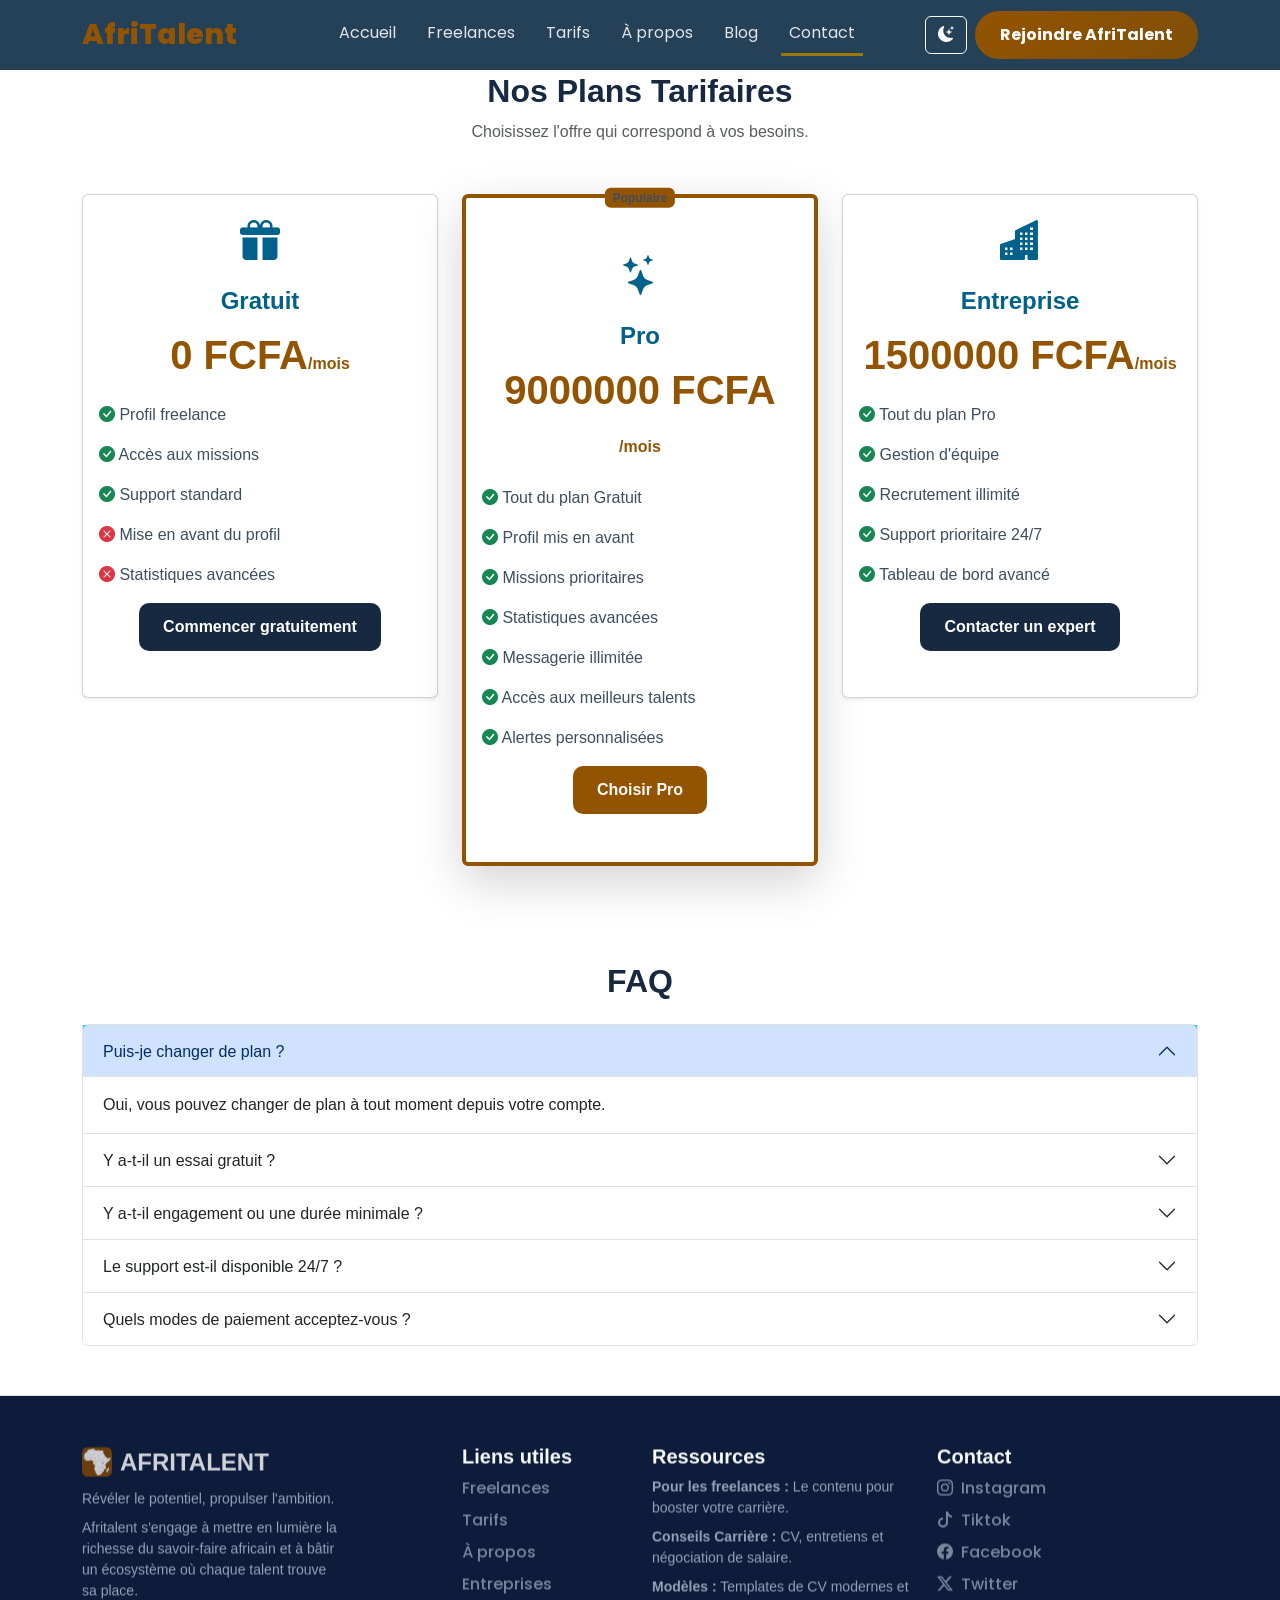
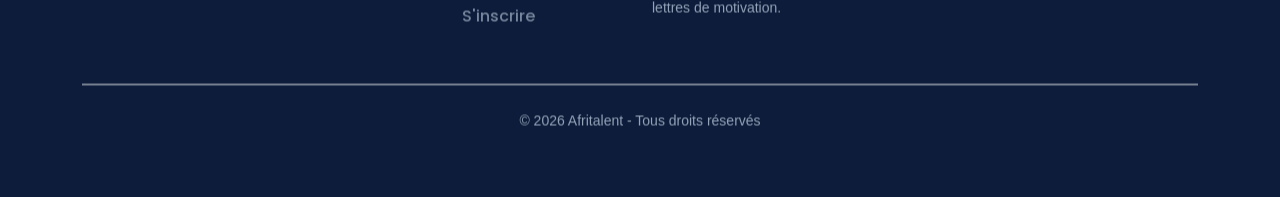
<file: tarif.html>
<!DOCTYPE html>
<html lang="fr">
<head>
    <meta charset="UTF-8">
    <meta name="viewport" content="width=device-width, initial-scale=1.0">
    <title>AfriTalent - tarif</title>
       <!-- Bootstrap 5 via CDN : feuille de style -->
    <link href="https://cdn.jsdelivr.net/npm/bootstrap@5.3.7/dist/css/bootstrap.min.css" rel="stylesheet">
    <!-- Bootstrap Icons -->
    <link rel="stylesheet" href="https://cdn.jsdelivr.net/npm/bootstrap-icons@1.11.3/font/bootstrap-icons.min.css">
    <!-- liens google font-->
      <link href="https://fonts.googleapis.com/css2?family=Poppins:wght@300;400;500;600;700&display=swap" rel="stylesheet">


      <!-- feuille de style -->
    <link rel="stylesheet" href="css/style.css">
</head>
<body>
    <header>
 <!-- NAVBAR -->
 <nav class="navbar navbar-expand-lg fixed-top navbar-dark  ">
    <div class="container">

        <a class="navbar-brand" href="#">
            AfriTalent
        </a>

        <button class="navbar-toggler" type="button" data-bs-toggle="collapse" data-bs-target="#menu">
            <span class="navbar-toggler-icon"></span>
        </button>

        <div class="collapse navbar-collapse" id="menu">

            <ul class="navbar-nav mx-auto">

                <li class="nav-item"><a class="nav-link" href="index.html">Accueil</a></li>
                <li class="nav-item"><a class="nav-link" href="freelances.html">Freelances</a></li>
                <li class="nav-item"><a class="nav-link" href="tarif.html">Tarifs</a></li>
                <li class="nav-item"><a class="nav-link" href="about.html">À propos</a></li>
                <li class="nav-item"><a class="nav-link" href="contact.html#localisation">Blog</a></li>
                <li class="nav-item"><a class="nav-link active" href="contact.html">Contact</a></li>

            </ul>

            <!-- Boutons à droite -->
              <div class="d-flex align-items-center gap-2">

                <button id="themeToggle" class="btn btn-outline-light">
                    <i class="bi bi-moon-stars-fill"></i>
                </button>

                 <a href="contact.html"> <button class="btn-gold"> Rejoindre AfriTalent </button>
            </div></a> 

        </div>
    </div>
 </nav>
</header>
 <!-- le contenue de mon site-->
    

<section class="container py-5 mt-4">

    <div class="text-center mb-5">
        <h2>Nos Plans Tarifaires</h2>
        <p class="text-muted">
            Choisissez l'offre qui correspond à vos besoins.
        </p>
    </div>

    <div class="row g-4 justify-content-center">

        <!-- GRATUIT -->
        <div class="col-lg-4">
            <div class="card h-75 shadow-sm text-center">

                <div class="card-body">

                    <i class="bi bi-gift-fill fs-1 statt"></i>

                    <h3 class="mt-3 statt fw-bold">Gratuit</h3>

                    <h1 class="my-3 special">0 FCFA<small class="fs-6">/mois</small></h1>

                    <ul class="list-unstyled text-start mt-4">

                        <li class="mb-3">
                            <i class="bi bi-check-circle-fill text-success"></i>
                            Profil freelance
                        </li>

                        <li class="mb-3">
                            <i class="bi bi-check-circle-fill text-success"></i>
                            Accès aux missions
                        </li>

                        <li class="mb-3">
                            <i class="bi bi-check-circle-fill text-success"></i>
                            Support standard
                        </li>

                        <li class="mb-3">
                            <i class="bi bi-x-circle-fill text-danger"></i>
                            Mise en avant du profil
                        </li>

                        <li class="mb-3">
                            <i class="bi bi-x-circle-fill text-danger"></i>
                            Statistiques avancées
                        </li>

                    </ul>

                    <a href="contact.html" class="btn  btn-custom b1">
                        Commencer gratuitement
                    </a>

                </div>

            </div>
        </div>

        <!-- PRO -->
       <div class="col-lg-4">

    <div class="card h-100 shadow-lg border-gold border-4 text-center position-relative">

       <span class="badge bg-gold  position-absolute top-0 start-50 translate-middle Populaire">
           Populaire
            </span>

        <div class="card-body py-5">

            <i class="bi bi-stars fs-1 text-primary statt"></i>

            <h3 class="mt-3 statt fw-bold">Pro</h3>

            <h1 class="my-3 special">
                9000000 FCFA
                <small class="fs-6">/mois</small>
            </h1>

            <ul class="list-unstyled text-start mt-4">

                <li class="mb-3">
                    <i class="bi bi-check-circle-fill text-success"></i>
                    Tout du plan Gratuit
                </li>

                <li class="mb-3">
                    <i class="bi bi-check-circle-fill text-success"></i>
                    Profil mis en avant
                </li>

                <li class="mb-3">
                    <i class="bi bi-check-circle-fill text-success"></i>
                    Missions prioritaires
                </li>

                <li class="mb-3">
                    <i class="bi bi-check-circle-fill text-success"></i>
                    Statistiques avancées
                </li>

                <li class="mb-3">
                    <i class="bi bi-check-circle-fill text-success"></i>
                    Messagerie illimitée
                </li>

                <li class="mb-3">
                    <i class="bi bi-check-circle-fill text-success"></i>
                    Accès aux meilleurs talents
                </li>

                <li class="mb-3">
                    <i class="bi bi-check-circle-fill text-success"></i>
                    Alertes personnalisées
                </li>

                

            </ul>

            <a href="contact.html" class="btn    btn-custom b2">
                Choisir Pro
            </a>

        </div>

    </div>

</div>

        <!-- ENTREPRISE -->
        <div class="col-lg-4">
            <div class="card h-75 shadow-sm text-center">

                <div class="card-body">

                      <i class="bi bi-buildings-fill fs-1 statt  "></i>

                    <h3 class="mt-3 statt fw-bold">Entreprise</h3>

                    <h1 class="my-3 special">1500000 FCFA<small class="fs-6">/mois</small></h1>

                    <ul class="list-unstyled text-start mt-4">

                        <li class="mb-3">
                            <i class="bi bi-check-circle-fill text-success"></i>
                            Tout du plan Pro
                        </li>

                        <li class="mb-3">
                            <i class="bi bi-check-circle-fill text-success"></i>
                            Gestion d'équipe
                        </li>

                        <li class="mb-3">
                            <i class="bi bi-check-circle-fill text-success"></i>
                            Recrutement illimité
                        </li>

                        <li class="mb-3">
                            <i class="bi bi-check-circle-fill text-success"></i>
                            Support prioritaire 24/7
                        </li>

                        <li class="mb-3">
                            <i class="bi bi-check-circle-fill text-success"></i>
                            Tableau de bord avancé
                        </li>

                    </ul>

                    <a href="freelances.html" class="btn  btn-custom b3">
                        Contacter un expert
                    </a>

                </div>

            </div>
        </div>

    </div>

</section>
<section>

     <!-- FAQ -->
  
 <div class="container my-5    fade-in-section">
  <h2 class="text-center mb-4  ">FAQ</h2>

  <div class="accordion   tex" id="faqAccordion">

    <!-- 1 -->
    <div class="accordion-item ">
      <h2 class="accordion-header  bg-info">
        <button class="accordion-button" type="button" data-bs-toggle="collapse" data-bs-target="#q1" >
          Puis-je changer de plan ?
        </button>
      </h2>
      <div id="q1" class="accordion-collapse collapse show" data-bs-parent="#faqAccordion">
        <div class="accordion-body">
          Oui, vous pouvez changer de plan à tout moment depuis votre compte.
        </div>
      </div>
    </div>

    <!-- 2 -->
    <div class="accordion-item">
      <h2 class="accordion-header">
        <button class="accordion-button collapsed" type="button" data-bs-toggle="collapse" data-bs-target="#q2">
          Y a-t-il un essai gratuit ?
        </button>
      </h2>
      <div id="q2" class="accordion-collapse collapse" data-bs-parent="#faqAccordion">
        <div class="accordion-body">
          Oui, le plan gratuit est disponible sans limitation de durée.
        </div>
      </div>
    </div>

    <!-- 3 -->
    <div class="accordion-item">
      <h2 class="accordion-header">
        <button class="accordion-button collapsed" type="button" data-bs-toggle="collapse" data-bs-target="#q3">
          Y a-t-il engagement ou une durée minimale ?
        </button>
      </h2>
      <div id="q3" class="accordion-collapse collapse" data-bs-parent="#faqAccordion">
        <div class="accordion-body">
          Non, tous nos plans sont sans engagement. Vous pouvez annuler votre abonnement quand vous le souhaitez.
        </div>
      </div>
    </div>

    <!-- 4 -->
    <div class="accordion-item">
      <h2 class="accordion-header">
        <button class="accordion-button collapsed" type="button" data-bs-toggle="collapse" data-bs-target="#q4">
          Le support est-il disponible 24/7 ?
        </button>
      </h2>
      <div id="q4" class="accordion-collapse collapse" data-bs-parent="#faqAccordion">
        <div class="accordion-body">
          Oui, notre équipe de support est disponible 24h/24 et 7j/7 pour les clients Entreprise.
        </div>
      </div>
    </div>

    <!-- 5 -->
    <div class="accordion-item">
      <h2 class="accordion-header">
        <button class="accordion-button collapsed" type="button" data-bs-toggle="collapse" data-bs-target="#q5">
          Quels modes de paiement acceptez-vous ?
        </button>
      </h2>
      <div id="q5" class="accordion-collapse collapse" data-bs-parent="#faqAccordion">
        <div class="accordion-body">
          Nous acceptons les paiements par carte bancaire, Mobile Money et virement bancaire.
        </div>
      </div>
    </div>

  </div>
</div>
</section>


<footer class="py-5  border-top footer border-top" >
  <div class="container fade-in-section  ">
    <div class="row">
      <!-- Section Logo et Description (Col 1) -->
      <div class="col-lg-3 mb-3">
        <a class="d-inline-flex align-items-center mb-2 link-dark text-decoration-none" href="/" aria-label="Afritalent">
          <img src="images/afrique.jpg" width="30" height="30" class="me-2 rounded shadow-sm" alt="Afrique">
          <span class="fs-4 fw-bold text-white">AFRITALENT</span>
        </a>
        <ul class="list-unstyled small text-muted">
          <li class="mb-2">Révéler le potentiel, propulser l'ambition.</li>
          <li class="mb-2">Afritalent s'engage à mettre en lumière la richesse du savoir-faire africain et à bâtir un écosystème où chaque talent trouve sa place.</li>
        </ul>
      </div>

      <!-- Liens Utiles (Col 2) -->
      <div class="col-12 col-md-6 col-lg-2 mb-3 offset-lg-1 mb-3">
        <h5 class="fw-bold">Liens utiles</h5>
        <ul class="list-unstyled">
          <li class="mb-2"><a href="freelances.html" class="text-decoration-none text-muted">Freelances</a></li>
          <li class="mb-2"><a href="tarifs.html" class="text-decoration-none text-muted">Tarifs</a></li>
          <li class="mb-2"><a href="about.html" class="text-decoration-none text-muted">À propos</a></li>
          <li class="mb-2"><a href="entreprises.html" class="text-decoration-none text-muted">Entreprises</a></li>
          <li class="mb-2"><a href="contact.html" class="text-decoration-none text-muted">S'inscrire</a></li>
        </ul>
      </div>

      <!-- Ressources (Col 3) -->
      <div class="col-12 col-md-6 col-lg-3  mb-3">
        <h5 class="fw-bold">Ressources</h5>
        <ul class="list-unstyled small text-muted">
          <li class="mb-2"><strong>Pour les freelances :</strong> Le contenu pour booster votre carrière.</li>
          <li class="mb-2"><strong>Conseils Carrière :</strong> CV, entretiens et négociation de salaire.</li>
          <li class="mb-2"><strong>Modèles :</strong> Templates de CV modernes et lettres de motivation.</li>
        </ul>
      </div>

      <!-- Contact / Social (Col 4) -->
      <div class="col-6 col-lg-2 mb-3">
        <h5 class="fw-bold">Contact</h5>
        <ul class="list-unstyled">
          <li class="mb-2">
            <a href="https://instagram.com" class="text-decoration-none text-muted">
              <i class="bi bi-instagram me-2"></i>Instagram
            </a>
          </li>
          <li class="mb-2">
            <a href="https://tiktok.com" class="text-decoration-none text-muted">
              <i class="bi bi-tiktok me-2"></i>Tiktok
            </a>
          </li>
          <li class="mb-2">
            <a href="https://facebook.com" class="text-decoration-none text-muted">
              <i class="bi bi-facebook me-2"></i>Facebook
            </a>
          </li>
          <li class="mb-2">
            <a href="https://twitter.com" class="text-decoration-none text-muted">
              <i class="bi bi-twitter-x me-2"></i>Twitter
            </a>
          </li>
        </ul>
      </div>
    </div>

    <!-- Copyright -->
    <div class="pt-4 mt-4 border-top text-center">
      <p class="text-muted small">© 2026 Afritalent - Tous droits réservés</p>
    </div>
  </div>
</footer>

</section>

 </footer>
</main>


      <button id="back-to-top" title="Retour en haut">
            <i class="bi bi-arrow-up-short"></i>
         </button>





     <!-- Bootstrap 5 via CDN : script JavaScript -->
    <script src="https://cdn.jsdelivr.net/npm/bootstrap@5.3.7/dist/js/bootstrap.bundle.min.js"></script>
     <!--  script JavaScript -->
    <script src="js/main.js"></script>

</body>
</html>
</file>
<file: css/style.css>
/* ==========================
   RESET GLOBAL
   Ici je remets tous les éléments à zéro
   pour avoir un design propre et uniforme
   ========================== */

*{
    margin:0; /* enlève les marges par défaut */
    padding:0; /* enlève les espacements par défaut */
    box-sizing:border-box; /* pour éviter les débordements */
    font-family:'Outfit',sans-serif; /* police globale du site */
}

/* ==========================
   THEME LIGHT (MON STYLE PRINCIPAL)
   Ici je définis les couleurs générales du site
   ========================== */

body{
    background:#c1dfff; /* couleur de fond du site */
    color:#1a2c47; /* couleur principale du texte */
    transition:.4s; /* animation douce quand changement */
}

/* VARIABLES CSS
   Ici je stocke mes couleurs pour les réutiliser partout */
:root{
    --bg:#d4e6fa; /* fond global */
    --card:#ffffff; /* couleur des cartes */

    --primary:#00618a; /* couleur principale */
    --primary-light:#0f7ea8; /* version claire */

    --accent:#935401; /* couleur accent (boutons/titres) */
    --accent-light:#804e08; /* version claire accent */

    --text:#172841; /* texte principal */
    --text-muted:#8ca0b7; /* texte secondaire */
}
.body{
    background: var(--bg);
}

/* ==========================
   NAVBAR (MENU EN HAUT)
   ========================== */

.navbar{
    background:rgba(13, 45, 69, 0.9); /* fond semi transparent */
    backdrop-filter:blur(20px); /* effet flou moderne */
    border-bottom:1px solid rgba(0,0,0,0.08); /* petite séparation */
}

/* logo du site */
.navbar-brand{
    font-size:1.8rem; /* taille du logo */
    font-weight:800; /* texte très gras */
    color:var(--accent)!important; /* couleur accent */
}

/* liens du menu */
.nav-link{
    color:#e1e5ea!important; /* couleur des liens */
    margin-left:15px; /* espace entre les liens */
    transition:.3s; /* animation fluide */
}

/* effet quand je passe la souris sur les liens */
.nav-link:hover{
    color:var(--accent)!important; /* change couleur */
}

/* ==========================
   BOUTON PRINCIPAL
   ========================== */

.btn-gold{
    background:linear-gradient(
        135deg,
        var(--accent),
        var(--accent-light)
    ); /* dégradé du bouton */
    color:white; /* texte blanc */
    border:none; /* pas de bordure */
    padding:12px 25px; /* espace interne */
    border-radius:50px; /* bouton rond */
    font-weight:700; /* texte gras */
    transition:.3s; /* animation */
}


/* effet quand on passe la souris */
.btn-gold:hover{
    transform:translateY(-3px); /* petit effet de montée */
}

/* ==========================
   HERO SECTION (ACCUEIL)
   ========================== */

.hero{
    min-height:100vh; /* prend toute la hauteur écran */
    display:flex; /* flexbox */
    align-items:center; /* centre verticalement */
    position:relative; /* pour les effets internes */
    overflow:hidden; /* cache les débordements */
}

/* effet décoratif lumineux derrière le hero */
.hero::before{
    content:''; /* obligatoire pour afficher pseudo-element */
    position:absolute;
    width:500px;
    height:500px;
    background:var(--primary);
    border-radius:50%; /* forme cercle */
    filter:blur(250px); /* effet flou */
    opacity:.12; /* transparence */
    right:-150px; /* position droite */
    top:-100px; /* position haut */
}

/* titre principal */
.hero h1{
    font-size:4.5rem; /* très grand titre */
    font-weight:800; /* très gras */
    line-height:1.1; /* espace entre lignes */
    color: var(--text) !important;
}

/* mot accent dans le titre */
.hero span{
    color:var(--accent) ; /* couleur spéciale */
}

/* texte sous le titre */
.hero p{
    color:var(--text-muted); /* gris doux */
    margin-top:20px; /* espace haut */
    margin-bottom:30px; /* espace bas */
    font-size:1.1rem; /* taille normale */
}

/* image du hero */
.hero-img{
    width:80%; /* je réduis la taille de l’image */
    border-radius:30px; /* coins arrondis */
    box-shadow:0 20px 60px rgba(0,0,0,.1); /* ombre douce */
}

/* ==========================
   STATISTIQUES
   ========================== */
.stat-box{
    background:var(--card);
    padding:12px 15px;   /* 👈 réduit la hauteur */
    border-radius:18px;
    text-align:center;
    border:1px solid rgba(0,0,0,0.08);
    transition:.3s;
    

    min-height:50px;     /* 👈 rend la carte plus plate */
    display:flex;        /* 👈 centre verticalement */
    flex-direction:column;
    justify-content:center;
}
/* effet hover des stats */
.stat-box:hover{
    transform:translateY(-8px); /* monte légèrement */
    border: #003349;
}

/* nombre des stats */
.stat-box h2{
    color:var(--accent); /* couleur accent */
    font-weight:800; /* gras */
}

/* ==========================
   TITRES DE SECTION
   ========================== */

.section-title{
    font-size:3rem; /* grand titre */
    font-weight:800; /* gras */
    text-align:center; /* centré */
    margin-bottom:60px; /* espace bas */
}

/*
   CARTES SERVICES
   */

.service-card{
    background:var(--card); /* fond blanc */
    border-radius:25px; /* coins arrondis */
    overflow:hidden; /* cache débordement */
    transition:.4s; /* animation */
    border:1px solid var(--primary); /* bordure légère */
}

/* effet hover sur cartes */
.service-card:hover{
    transform:translateY(-10px); /* monte */
    border-color:var(--primary-light); /* bordure bleue */
    box-shadow:0 20px 40px rgba(0,0,0,0.08); /* ombre */
}

/* image dans les cartes */
.service-card img{
    width:100%; /* prend toute la largeur */
    height:220px; /* hauteur fixe */
    object-fit:cover; /* image bien coupée */
}

/* contenu carte */
.service-card .content{
    padding:25px; /* espace interne */
}

/* titre carte */
.service-card h4{
    font-weight:700; /* gras */
}

/* icônes */
.service-card i{
    color:var(--accent); /* couleur accent */
    font-size:1.5rem; /* taille icône */
}

/* ==========================
   CTA (BLOC ACTION)
   ========================== */

.cta{
    background:linear-gradient(
        135deg,
        #645203,
        #095665
    ); /* dégradé clair */
    border:1px solid rgba(0,0,0,0.08);
    border-radius:30px;
    padding:80px 40px;
    text-align:center;
}

/* titre CTA */
.cta h2{
    font-size:3rem;
    font-weight:800;
}

/* ==========================
   FOOTER
   ========================== */

footer{
    background:var(--text);   /* fond sombre */
    color:#ffffff;        /* texte blanc */
}

footer a{
    color:#ffffff !important;  /* liens blancs */
    opacity:0.8;
}

footer a:hover{
    opacity:1;
    color:#064f69 !important; /* bleu au hover */
}

footer .text-muted{
    color:rgba(255,255,255,0.7) !important;
      
}
.af {
    color: white !important;
}

/* ==========================
   SECTION SERVICES GRID
   ========================== */

.services-categories{
    padding: 100px 20px;
    text-align: center;
}

/* grille responsive */
.services-grid{
    display: grid;
    grid-template-columns: repeat(auto-fit, minmax(280px, 1fr));
    gap: 30px;
}

/* cartes services */
.service-card{
    padding: 35px 25px;
    border-radius: 20px;
    background: #ffffff;
    border: 1px solid rgba(0,0,0,0.08);
    transition: all 0.35s ease;
    cursor: pointer;
}

/* hover cartes */
.service-card:hover{
    transform: translateY(-10px);
    border-color: var(--primary-light);
    box-shadow: 0 20px 40px rgba(0,0,0,0.08);
}

/* icône services */
.service-card .icon{
    font-size: 3rem;
    margin-bottom: 20px;
}

/* compteur freelances */
.freelancers-count{
    font-weight: 700;
    color: var(--primary);
}

/* description section */
.section-description{
    max-width: 700px;
    margin: 0 auto 60px;
    font-size: 1.05rem;
    line-height: 1.8;
    color:#555;
}

/* texte bas de section */
.services-footer{
    margin-top: 50px;
    font-size: 1.1rem;
    font-weight: 600;
}

/* ==========================
   BONUS FINAL
   ========================== */

.statt{
    color:var(--primary) !important; /* couleur forcée */
}

/* css frelances */
.special{
    color: var(--accent) !important;
}
/* tarif */
.Populaire{
    background-color: var(--accent); /* bg pour le populaire */
    border-color: var(--accent) !important;
}
/* css des boutons */
/* Style de base pour tous les boutons */
.btn-custom {
    padding: 12px 24px !important;      /* Padding moyen */
    border: none !important;
    border-radius: 10px !important;
    font-weight: bold !important;
    cursor: pointer  !important;
    
}

/* Couleur bleue nuit pour le premier */
.b1 {
    background-color:var(--text) !important; /* MidnightBlue */
    color: white !important;
}

/* Couleur or pour le deuxième */
.b2 {
    background-color: var(--accent) !important; /* Gold */
    color: #fcf9f9 !important;
}
.b3 {
    background-color: var(--text);
    color: #ffffff;
}
.border-gold{
    border-radius: 10;
    border-color: var(--accent);
}
 /* about */
 /* =========================
   CAROUSEL
========================= */
.carousel {
  display: flex;
  gap: 20px;
  overflow-x: auto;
  scroll-snap-type: x mandatory;
  padding-bottom: 10px;
  scroll-behavior: smooth;
}

.carousel::-webkit-scrollbar {
  display: none;
}


/* bouton je cherches freelances  */
.jecher{
    background: var(--accent);
    color: #f8fafc !important;
    border-radius: 2cm;

}
.jecher:hover {
    color: var(--text) !important;
    background: #d4e2e9 !important;
}
/* hover */
.carousel .card:hover {
  transform: translateY(-6px);
}

/* =========================
   CONTENU
========================= */
.carousel .card h3 {
  font-size: 18px;
  font-weight: 600;
  margin-bottom: 10px;
  color: inherit; /* IMPORTANT → respecte dark mode */
}

.carousel .card h3 i {
  margin-right: 6px;
  color: inherit; /* IMPORTANT → ne force pas bleu */
}

.carousel .card p {
  font-size: 15px;
  color: inherit; /* IMPORTANT → dark mode safe */
  line-height: 1.5;
}

/* =========================
   BOUTON
========================= */
.carousel .card button {
  margin-top: 12px;
  padding: 8px 14px;
  

  border: none;
  border-radius: 10px;

  background:var(--accent);
  color: white;

  cursor: pointer;
  transition: 0.3s;
}

.carousel .card button:hover {
  background: #02313e;
  transform: scale(1.05);
}
/* 🌍 Police globale */
body {
    font-family: 'Poppins', sans-serif;
    margin: 0;
    padding: 0;
    background-color: #f8f9fb;
    color:var(--text);
}

/* 🔥 TITRES */
h1 {
    font-size: 2.5rem;
    font-weight: 700;
    color: var(--accent);
    margin-bottom: 15px;
}

h2 {
    font-size: 2rem;
    font-weight: 600;
    color: #112d49;
}

h3 {
    font-size: 1.5rem;
    font-weight: 600;
    color: #1e354d;
}

/* 📄 PARAGRAPHES */
p {
    font-size: 1rem;
    font-weight: 400;
    line-height: 1.7;
    color: #4c5a68;
}

/* 🔗 LIENS */

a {
    font-family: 'Poppins', sans-serif;
    text-decoration: none;
    color: var(--accent);
    font-weight: 500;
    transition: 0.3s;
}

a:hover {
    color: var(--primary);
    text-decoration: underline;
}


button:hover {
    transform: translateY(-2px);
    opacity: 0.9;
}

/* ✨ BONUS: petit style global clean */
* {
    box-sizing: border-box;
}

/* 🌍 Conteneur de la carte Google Maps */
.map-container {
    border-radius: 20px; /* arrondit les coins de la carte */
    overflow: hidden; /* cache ce qui dépasse des bords arrondis */
    height: 350px; /* fixe la hauteur de la carte */
}

/* 🗺️ iframe de la carte Google Maps */
.map-container iframe {
    width: 100%; /* prend toute la largeur du conteneur */
    height: 100%; /* prend toute la hauteur du conteneur */
    border: 0; /* enlève la bordure de l'iframe */
}

/* 🚫 Empêche le scroll horizontal sur toute la page */
body {
  overflow-x: hidden; /* cache le défilement horizontal */
}
/* 🖼️ IMAGE DE CONTACT (style général) */
.contact-img {
  border-radius: 20px; /* arrondit les coins de l'image */
}

/* 🖼️ IMAGE DE CONTACT (version complète + design moderne) */
.contact-img {
  width: 100%; /* l'image prend toute la largeur disponible */
  max-width: 450px; /* limite la taille maximale */
  border-radius: 18px; /* coins arrondis pour un style moderne */
  border: 2px solid rgba(255,255,255,0.2); /* bordure légère transparente */
  transition: all 0.4s ease; /* animation fluide lors des effets */
  object-fit: cover; /* évite la déformation de l'image */
}

/* ✨ EFFET AU SURVOL (hover) */
.contact-img:hover {
  transform: scale(1.05); /* zoom léger au survol */
  box-shadow: 0 10px 30px rgba(0, 0, 0, 0.4); /* ombre élégante */
  border-color: #00bfff; /* bordure bleue au survol */
}
/* ==========================================================================
   CONFIGURATIONS GLOBALES & RESPONSIVE DU BENTO GRID
   ========================================================================== */

/* --- LE CONTENEUR PRINCIPAL BENTO (Mobile par défaut : empilement vertical) --- */
.bento-grid {
  display: grid;
  grid-template-columns: 1fr; /* Sur mobile : 1 seule colonne prend tout l'écran */
  gap: 25px;                  /* Espace entre chaque carte */
}

/* --- STRUCTURE COMMUNE DES CARTES --- */
.bento-card {
  border-radius: 35px;        /* Beaux bords très arrondis comme sur l'image */
  padding: 30px;              /* Espace interne entre le contenu et les bords de la carte */
  display: flex;
  flex-direction: column;     /* Aligne les éléments du haut vers le bas */
  position: relative;         /* Permet de positionner des éléments absolus à l'intérieur */
  overflow: hidden;           /* Empêche les éléments internes de déborder des arrondis */
  box-shadow: 0 10px 30px rgba(0, 0, 0, 0.02); /* Légère ombre douce sous les cartes */
  
  /* ANIMATION : Permet une transition fluide lors du survol (hover) */
  transition: transform 0.3s cubic-bezier(0.25, 0.8, 0.25, 1), 
              box-shadow 0.3s ease, 
              background-color 0.3s ease;
}

/* --- EFFET AU SURVOL (HOVER EFFECT) --- */
.bento-card:hover {
  transform: translateY(-8px); /* Souline la carte en la décalant de 8px vers le haut */
  box-shadow: 0 20px 40px rgba(0, 0, 0, 0.12); /* Rend l'ombre plus forte pour un effet de relief */
  cursor: pointer;             /* Change le curseur en main cliquable */
}

/* Ajustements de couleurs spécifiques au survol pour donner de l'impact */
.step1:hover {
  background-color: #f8fafc;   /* Blanchit légèrement le fond au survol */
}
.step2:hover {
  background-color: #0c82ad;   /* Éclaircit subtilement le bleu canard */
}
.step3:hover {
  background-color: #c77700;   /* Éclaircit subtilement le marron/ocre */
}
.step4:hover {
  background-color: #223f64;   /* Éclaircit subtilement le bleu marine sombre */
}


/* --- EN-TÊTE DES CARTES (Pour aligner le numéro et l'icône) --- */
.card-header-bento {
  display: flex;
  justify-content: space-between; /* Met le numéro à gauche et l'icône tout à droite */
  align-items: center;            /* Aligne les deux verticalement sur le même axe */
  width: 100%;
  margin-bottom: 15px;            /* Espace sous l'en-tête */
}

/* --- LE BLOC DE TEXTE --- */
.card-body-content {
  margin-top: auto;               /* Pousse le texte automatiquement vers le bas de la carte */
}

/* --- STYLE DES NUMÉROS (01, 02, etc.) --- */
.step-number {
  font-size: 1.1rem;
  font-weight: 800;
  background: white;              /* Fond blanc pour le rond */
  color: #112a46;                 /* Couleur du texte interne */
  width: 45px;
  height: 45px;
  border-radius: 50%;             /* Rend le fond parfaitement circulaire */
  display: flex;
  align-items: center;
  justify-content: center;        /* Centre le numéro parfaitement au milieu du cercle */
  box-shadow: 0 4px 15px rgba(0,0,0,0.06); /* Petite ombre sous le numéro */
}

/* --- TITRES ET PARAGRAPHES --- */
.step-title {
  display: block;
  font-weight: 700;
  font-size: 0.9rem;
  margin-bottom: 8px;             /* Écritures "Étape X" */
}

.bento-card h3 {
  font-size: 1.6rem;
  font-weight: 700;
  margin-bottom: 10px;            /* Titre principal de la carte */
  letter-spacing: -0.5px;
}

.bento-card p {
  font-size: 0.95rem;
  line-height: 1.5;               /* Espace vertical entre les lignes de texte */
  opacity: 0.85;   
  color: #fcf9f9;               /* Rend le paragraphe légèrement plus doux à l'œil */
}

/* ==========================================================================
   TAILLE ET DESIGN DES ICÔNES ("LES BB")
   ========================================================================== */

/* Étape 1 : Grand cercle au centre */
.icon-circle-large {
  width: 110px;
  height: 110px;
  background: #f8fafd;
  border-radius: 50%;
  display: flex;
  align-items: center;
  justify-content: center;
  margin: 30px auto;              /* Centre le bloc horizontalement */
}
.icon-circle-large i {
  font-size: 7.8rem;              /* Très grand Bootstrap Icon */
  color: var(--primary);
}

/* Étapes 2 & 3 : Icônes flottantes du haut */
.icon-floating {
  width: 80px;
  height: 80px;
  background: rgba(255, 255, 255, 0.12); /* Cercle blanc transparent en arrière-plan */
  border-radius: 50%;
  display: flex;
  align-items: center;
  justify-content: center;
}
.icon-floating i {
  font-size: 3.8rem;              /* Icône Bootstrap agrandie */
  color: white;
}

/* Étape 4 : Icône Valise */
.icon-briefcase {
  background: rgba(255, 255, 255, 0.08);
  width: 100px;
  height: 100px;
  border-radius: 50%;
  display: flex;
  align-items: center;
  justify-content: center;
}
.icon-briefcase i {
  font-size: 4.2rem;              /* Taille de la valise */
  color: white;
}

/* ==========================================================================
   COULEURS INITIALES DES CARTES
   ========================================================================== */
.step1 { background-color: #ffffff; color: #112a46; border: 1px solid #e2e8f0; }
.step1 .step-title { color: #b87300; } /* Couleur ocre de l'Étape 1 */

.step2 { background-color: #0a749b; color: white; } /* Bleu Canard */
.step2 .step-title { color: rgba(255, 255, 255, 0.7); }

.step3 { background-color: #b36b00; color: white; } /* Marron / Ocre Doré */
.step3 .step-title { color: rgba(255, 255, 255, 0.7); }

.step4 { background-color: #1a3352; color: white; } /* Bleu Marine Foncé */
.step4 .step-title { color: rgba(255, 255, 255, 0.7); }


/* ==========================================================================
   AFFICHAGE POUR GRANDS ÉCRANS (ORDINATEURS) - MODE BENTO GRID RESPONSIVE
   ========================================================================== */
@media (min-width: 992px) {
  .bento-grid {
    /* La colonne 1 (carte blanche) est plus étroite (0.8fr) que les deux autres (1.1fr) */
    grid-template-columns: 0.8fr 1.1fr 1.1fr;
    
    /* La ligne 1 (cartes bleues/marron) est moins haute (200px) que la ligne 2 (250px) */
    /* grid-template-rows: minmax(200px, auto) minmax(250px, auto); 
    gap: 25px; */
  }

  /* --- POSITIONNEMENT STRICT DANS LA GRILLE --- */
  
  .step1 {
    grid-column: 1;
    grid-row: 1 / span 2; /* S'étire verticalement sur les 2 lignes à gauche */
  }

  .step2 {
    grid-column: 2;
    grid-row: 1;          /* Ligne du haut, au milieu */
  }

  .step3 {
    grid-column: 3;
    grid-row: 1;          /* Ligne du haut, à droite */
  }

  .step4 {
    grid-column: 2 / span 2; /* S'étend horizontalement sur 2 colonnes (milieu + droite) */
    grid-row: 2;          /* Ligne du bas */
  }

  /* --- ALIGNEMENT HORIZONTAL DE L'ÉTAPE 4 --- */
  .step4-flex {
    display: flex;
    justify-content: space-between; /* Place le bloc texte à gauche et la valise à droite */
    align-items: flex-end;          /* Aligne la valise tout en bas de la carte */
    width: 100%;
  }
  
  .step4-flex .text-area {
    max-width: 70%;                 /* Empêche le texte d'écraser la valise à droite */
  }
}
 /* bg du binto grid about */
.kll {
    background: var(--primary);
}
.etape3{
    background: var(--accent-light);
}
.biii {
    font-size: 4.2rem !important;
}
/* ==========================================================================
   STRUCTURE RESPONSIVE TOTALE (À mettre tout en bas de style.css)
   ========================================================================== */

/* 1. TABLETTE ET PETITS ÉCRANS PC (Moins de 992px) 
   -------------------------------------------------------------------------- */
@media (max-width: 991.98px) {
    /* Vos ajustements globaux pour tablettes */
    
}

/* 2. TABLETTE FORMAT PORTRAIT (Moins de 768px) - Votre test 768px
   -------------------------------------------------------------------------- */
@media (max-width: 767.98px) {
    .hero h1 {
        font-size: 3rem !important; /* Le titre diminue un peu sur tablette */
    }
    
    /* On peut réduire légèrement les paddings/espaces ici */
    .hero {
        padding: 50px 0;
    }
}

/* 3. MOBILE (Moins de 576px) - Idéal pour vos tests à 375px et 301px
   -------------------------------------------------------------------------- */
@media (max-width: 575.98px) {
    /* --- SECTION HERO (Ajustement du texte qui débordait) --- */
    .hero h1 {
        font-size: 2rem !important;       /* Taille parfaite pour 375px et moins */
        line-height: 1.15 !important;     /* Évite le chevauchement des lignes */
        letter-spacing: -0.5px;
    }

    .hero p {
        font-size: 0.95rem !important;    /* Paragraphe plus lisible sur mobile */
        margin-bottom: 1.5rem !important;
    }

    /* --- BOUTONS --- */
    /* On s'assure que les boutons prennent de la place mais restent cliquables */
    .hero .btn {
        width: 100% !important;           /* Force les boutons à s'empiler proprement */
        padding: 12px 20px !important;    /* Plus facile à cliquer avec le pouce */
        font-size: 0.95rem !important;
    }

    /* --- IMAGE --- */
    .hero-img {
        width: 100% !important;
        max-height: 300px;                /* Évite que l'image soit trop haute sur mobile */
        object-fit: cover;
        margin-top: 20px;
    }
}

/* 4. TRÈS PETITS MOBILES (Moins de 340px) - Sécurité pour l'écran à 301px vu avant
   -------------------------------------------------------------------------- */
@media (max-width: 340px) {
    .hero h1 {
        font-size: 1.7rem !important;     /* Réduction ultime pour les mini-écrans */
    }
}

/* ==========================================================================
   CARROUSEL HORIZONTAL GLISSANT (100% RESPONSIVE & SANS BOUTONS)
   ========================================================================== */

/* 1. Conteneur principal (Masque tout débordement vertical indésirable) */
.cards-slider-container {
    width: 100% !important;
    overflow-x: hidden !important; /* Empêche la page entière de scroller horizontalement */
    padding: 20px 0 !important;
}

/* 2. Le rail coulissant (Gère le défilement horizontal et l'effet aimanté) */
.cards-slider {
    display: flex !important;          /* Aligne toutes les cartes sur une seule ligne */
    gap: 20px !important;              /* Crée un espace uniforme entre chaque carte */
    overflow-x: auto !important;       /* Active le défilement horizontal */
    scroll-snap-type: x mandatory !important; /* Force l'effet "aimanté" (le scroll s'arrête pile sur une carte) */
    scroll-behavior: smooth !important;/* Rend le glissement fluide */
    padding: 10px 20px !important;     /* Espace interne pour ne pas couper les ombres des cartes */
    
    /* Optimisation du défilement tactile sur iOS (Safari) */
    -webkit-overflow-scrolling: touch !important; 
}

/* 3. Masquage esthétique de la barre de défilement (Scrollbar) */
.cards-slider::-webkit-scrollbar {
    display: none !important; /* Cache la barre de défilement sur Chrome, Safari et Opera */
}

.cards-slider {
    -ms-overflow-style: none !important;  /* Cache la barre de défilement sur Internet Explorer et Edge */
    scrollbar-width: none !important;     /* Cache la barre de défilement sur Firefox */
}

/* 4. Style individuel des cartes (Fixe la largeur pour le glissement) */
.cardvaleur {
    flex: 0 0 290px ;        /* Force chaque carte à faire exactement 290px de large sur mobile */
    scroll-snap-align: center ; /* Centre automatiquement la carte à l'écran après le glissement */
    border: none !important;           /* Supprime la bordure par défaut de Bootstrap */
    border-radius: 15px !important;    /* Arrondit les angles de la carte */
    box-shadow: 0 10px 30px rgba(0, 0, 0, 0.08) !important; /* Ajoute une ombre douce */
    background: #ffffff !important;    /* Force le fond blanc pour détacher la carte */
}

/* 5. Corps interne de la carte (Aligne le contenu et le bouton) */
.cardvaleurbody {
    border-radius: 15px !important;    /* Assure que le fond épouse les angles arrondis */
    min-height: 290px !important;      /* Force toutes les cartes à avoir exactement la même hauteur */
    display: flex !important;          /* Active Flexbox pour organiser le contenu verticalement */
    flex-direction: column !important; /* Aligne les éléments du haut vers le bas */
    justify-content: space-between !important; /* Pousse le bouton tout en bas et le titre tout en haut */
}




/* 7. Style du bouton de la carte */
.btn-gold-slider {
    background-color: #063542 !important; /* Fond couleur Or */
    color: #ffffff !important;            /* Texte blanc */
    border: none !important;              /* Pas de bordure */
    padding: 10px 20px !important;        /* Espacement interne pour un bouton large */
    border-radius: 25px !important;       /* Bouton au format capsule (très arrondi) */
    font-weight: 500 !important;
    cursor: pointer !important;
    transition: background 0.3s ease !important; /* Animation fluide au survol */
}

.btn-gold-slider:hover {
    background-color: #a66d00 !important; /* Version légèrement plus claire au survol */
}

/* ==========================================================================
   MEDIA QUERIES (AJUSTEMENTS TABLETTES ET ORDINATEURS)
   ========================================================================== */




.hero-img {
     box-shadow: 0 10px 30px rgba(7, 93, 110, 0.15);
    
    /* Optionnel : si tu veux des bords arrondis comme tes cartes */
    border-radius: 70px; 

}
/* ==========================================================================
   1. LES VARIABLES DU MODE SOMBRE
   ========================================================================== */
body.dark-theme {
    --bg: #031230;          /* Fond global sombre */
    --body-bg: #081636;     /* Fond du site nuit profonde */
    --card: #132651;        /* Cartes sombres adaptées */

    --primary: #074368;     /* Bleu plus éclatant pour le mode sombre */
    --primary-light: #4bc3ff;

    --accent: #b3841e;      /* Or plus lumineux pour le contraste */
    --accent-light: #bb8c30;

    --text: #f8fafc;        /* Texte principal blanc cassé */
    --text-muted: #94a3b8;  /* Texte secondaire gris clair */
    
    --navbar-bg: rgba(15, 23, 42, 0.95); 
    --border-color: rgba(255, 255, 255, 0.08);
}

/* ==========================================================================
   2. LES CORRECTIONS COMPATIBLES DARK MODE
   ========================================================================== */

/* Applique la couleur de texte dynamique globale */
body {
    background: var(--body-bg);
    color: var(--text);
    transition: background 0.4s ease, color 0.4s ease;
}

/* Force les titres à passer en blanc/clair au lieu de rester bleu nuit */
h2, h3 {
    color: var(--text) !important;
    transition: color 0.4s ease;
}

p {
    color: var(--bg) !important;
    transition: color 0.4s ease;
}

/* Navbar scrollée en mode sombre */
body.dark-theme .navbar.navbar-scrolled {
    background: rgba(27, 36, 56, 0.98) !important;
    box-shadow: 0 10px 30px rgba(0, 0, 0, 0.5);
}

/* Rend l'icône soleil jaune or quand le mode sombre est actif */
body.dark-theme #themeToggle i {
    color: #876a0b; 
}

/* ==========================================================================
   3. ADAPTATION DU BENTO GRID (SECTION ABOUT)
   ========================================================================== */
body.dark-theme .step1 { 
    background-color: var(--card); 
    color: var(--text); 
    border: 1px solid var(--border-color); 
}
body.dark-theme .step1 p { 
    color: var(--text-muted) !important; 
}
body.dark-theme .step1 .step-title { 
    color: var(--accent); 
}
body.dark-theme .step1 .icon-circle-large { 
    background: #151c2c; 
}

/* Changements de couleur des cartes Bento au survol en mode sombre */
body.dark-theme .step1:hover { background-color: #242f46; }
body.dark-theme .step2:hover { background-color: #0e6385; }
body.dark-theme .step3:hover { background-color: #945901; }
body.dark-theme .step4:hover { background-color: #15273f; }
/* ==========================================================================
   CORRECTIONS DE CONTRASTE (CARTES BLANCHES & PARAGRAPHES)
   ========================================================================== */

body.dark-theme {
    /* Sécurité pour forcer TOUS les paragraphes à devenir clairs et lisibles */
    --text-muted: #cdd1d6; 
}

/* Force TOUS les paragraphes du site à devenir clairs en Dark Mode */
body.dark-theme p {
    color: var(--text-muted) !important;
}

/* --- 1. La carte blanche du Bento Grid (About) --- */
body.dark-theme .step1 {
    background-color: var(--card) !important; /* Devient bleu nuit foncé */
    color: var(--text) !important;            /* Texte blanc cassé */
    border: 1px solid var(--border-color) !important;
}

/* --- 2. Les cartes blanches du Slider/Carrousel (.cardvaleur) --- */
body.dark-theme .cardvaleur {
    background: var(--card) !important;       /* Devient bleu nuit foncé */
    color: var(--text) !important;            /* Texte blanc cassé */
    box-shadow: 0 10px 30px rgba(0, 0, 0, 0.4) !important; /* Ombre plus lourde */
}

/* --- 3. Les cartes de la grille des services --- */
body.dark-theme .service-card {
    background: var(--card) !important;
    color: var(--text) !important;
    border-color: var(--border-color) !important;
}
/*
   AJUSTEMENT DES ICÔNES EN MODE SOMBRE
   */

/* Rend TOUTES les icônes Bootstrap blanches par défaut en mode sombre */
body.dark-theme i[class^="bi-"], 
body.dark-theme i[class*=" bi-"] {
    color: #ffffff !important;
}

/* --- 1. L'icône de l'étape 1 du Bento (le grand cercle) --- */
body.dark-theme .step1 .icon-circle-large i {
    color: #ffffff !important;
}

/* --- 2. Les icônes des cartes de services --- */
body.dark-theme .service-card i {
    color: #ece6d5 !important;
}

/* --- 3. Optionnel : Ton bouton de changement de thème (Soleil) --- */
/* Si tu préfères qu'il reste jaune or pour le style, garde ce bloc, sinon supprime-le */
body.dark-theme #themeToggle i {
    color: #ffc107 !important; 
}

/* ==========================================================================
   CORRECTIONS FINALES ADAPTÉES À AFRITALENT (DESIGN CAPTURE)
   ========================================================================== */

body.dark-theme {
    /* 1. Changement du fond noir en un bleu nuit profond ultra-pro */
    --bg: #0a111e;          /* Fond des sections */
    --body-bg: #060b27;     /* Fond de la page globale */
    
    /* 2. Couleur sombre adaptée pour tes cartes Bootstrap */
    --card: #182133;        /* Bleu nuit intermédiaire pour détacher les cartes */
    --text: #f8fafc;        /* Blanc cassé pour les noms (Astou, Amadou...) */
    --text-muted: #94a3b8;  /* Gris clair pour les descriptions et pays */
}

/* On force l'application des variables sur les cartes Bootstrap (.card) */
body.dark-theme .card,
body.dark-theme .service-card,
body.dark-theme .cardvaleur {
    background-color: var(--card) !important;
    border: 1px solid rgba(255, 255, 255, 0.05) !important; /* Bordure très discrète */
}

/* Correction des textes à l'intérieur des cartes freelances */
body.dark-theme .card h5, 
body.dark-theme .card .card-title,
body.dark-theme .card font {
    color: var(--text) !important; /* Le nom passe en blanc */
}

body.dark-theme .card p,
body.dark-theme .card .text-muted,
body.dark-theme .card-body {
    color: var(--text-muted) ; /* Le métier et la description passent en gris clair lisible */
}

/* Correction spécifique si Bootstrap force le texte en gris via des classes natives */
body.dark-theme .card .text-secondary,
body.dark-theme .card font[color] {
    color: var(--text-muted) !important;
}
/* pour le footer */
/* ==========================================================================
   FOOTER VERROUILLÉ EN DARK MODE CONSTANT
   ========================================================================== */
footer {
    background-color: #0d1c3a !important; /* Fond bleu nuit très foncé constant */
    color: #f8fafc !important;            /* Texte blanc cassé constant */
    border-top: 1px solid rgba(255, 255, 255, 0.05);
}

/* On force tous les éléments internes du footer à rester clairs/gris */
footer h5, 
footer h4, 
footer .navbar-brand {
    color: #f8fafc !important; /* Titres en blanc */
}

footer p, 
footer .text-muted, 
footer span {
    color: #94a3b8 !important; /* Descriptions et sous-titres en gris clair */
}

footer a {
    color: #94a3b8 !important; /* Liens en gris clair par défaut */
    transition: color 0.3s ease;
}

footer a:hover {
    color: var(--accent) !important; /* Le survol utilise ta couleur or/accent */
    text-decoration: none;
}



/* ==========================================================================
   BOUTON RETOUR EN HAUT (BACK TO TOP)
   ========================================================================== */
#back-to-top {
    position: fixed;
    bottom: 30px;
    right: -60px; /* 👈 Caché par défaut à droite de l'écran */
    z-index: 1050; /* Reste au-dessus de tout le monde */
    width: 45px;
    height: 45px;
    border: none;
    border-radius: 50%;
    background-color: var(--accent); /* Ta couleur Or */
    color: white !important;
    font-size: 1.5rem;
    cursor: pointer;
    display: flex;
    align-items: center;
    justify-content: center;
    box-shadow: 0 4px 15px rgba(0, 0, 0, 0.3);
    transition: all 0.4s cubic-bezier(0.25, 0.8, 0.25, 1); /* Animation fluide */
}

/* Force l'icône à l'intérieur à rester blanche */
#back-to-top i {
    color: white !important;
    line-height: 0;
}

#back-to-top:hover {
    background-color: var(--primary); /* Devient bleu au survol */
    transform: translateY(-5px); /* Petit effet de saut */
}



/* 🚀 Classe activée par le JavaScript quand on scroll (> 300px) */
#back-to-top.scroll-show {
    right: 30px; /* 👈 Glisse élégamment vers l'intérieur de l'écran */
}

/* ==========================================================================
   CORRECTION DU TEXTE DES CARTES (LIGHT MODE VS DARK MODE)
   ========================================================================== */

/* ☀️ 1. STYLE PAR DÉFAUT (LIGHT MODE) */
/* Force le texte des descriptions et des pays à redevenir sombre */
.card p,
.card .text-muted,
.card-body,
.card span {
    color: #3c4e60 !important; /* Un gris foncé très lisible sur fond blanc */
    transition: color 0.3s ease;
}

/* Force les titres des métiers (data scientist, Administrateur...) à être bien visibles */
.card h5,
.card h4,
.card .card-title {
    color: #205c76 !important; /* Ton bleu principal pour les métiers */
    transition: color 0.3s ease;
}


/* 🌙 2. STYLE EN DARK MODE */
/* On bascule sur des couleurs claires UNIQUEMENT quand la classe dark-theme est active */
body.dark-theme .card p,
body.dark-theme .card .text-muted,
body.dark-theme .card-body,
body.dark-theme .card span {
    color: #94a3b8 !important; /* Gris clair sur fond sombre */
}

body.dark-theme .card h5,
body.dark-theme .card h4,
body.dark-theme .card .card-title {
    color: #f8fafc !important; /* Blanc cassé pour les titres sur fond sombre */
}



/* Style initial des sections à animer */
.fade-in-section {
  opacity: 0;
  transform: translateY(85px); /* Légère impulsion vers le bas */
  transition: opacity 1.6s ease-out, transform 1.6s ease-out !important;
  will-change: opacity, transform; /* Optimise les performances du navigateur */
}

/* Classe ajoutée par le JavaScript quand la section est visible */
.fade-in-section.visible {
  opacity: 1 !important;
  transform: translateY(0) !important; /* Reprend sa place d'origine */
}

.card:hover {
  border-color: #83a6a8; /* Couleur de la bordure au survol */
  box-shadow: 0 0 20px rgba(0, 173, 181, 0.4); /* Halo lumineux */
}
.card:hover {
  transform: translateY(-10px); /* Soulève la carte de 10 pixels vers le haut */
  box-shadow: 0 20px 35px rgba(0, 0, 0, 0.15); /* Ombre plus grande et plus douce */
  transition: transform 0.3s ease, box-shadow 0.3s ease;
}

.tex {
  opacity: 0;
  transform: translateX(-80px);
  animation: slideLeft 2.5s ease-out forwards;
}

@keyframes slideLeft {
  to {
    opacity: 1;
    transform: translateX(0);
  }
}




/* champs de formulaire */
/* ==========================================================================
   CSS DE VALIDATION DU FORMULAIRE CONTACT (Sans impact sur tes classes existantes)
   ========================================================================== */

/* Forcer l'affichage du message d'erreur uniquement quand l'input a la classe d'erreur */
.form-control.is-invalid ~ .invalid-feedback,
.form-select.is-invalid ~ .invalid-feedback {
  display: block !important;
  color: #dc3545 !important;
  font-weight: 500;
  font-size: 0.85rem;
}

/* Changement de couleur des bordures en cas d'erreur */
.form-control.is-invalid, 
.form-select.is-invalid {
  border-color: #dc3545 !important;
  background-image: url("data:image/svg+xml,%3csvg xmlns='http://www.w3.org/2000/svg' viewBox='0 0 12 12' width='12' height='12' fill='none' stroke='%23dc3545'%3e%3ccircle cx='6' cy='6' r='4.5' stroke-opacity='.5'/%3e%3cpath stroke-linejoin='round' d='M5.8 3.6h.4L6 6.5z'/%3e%3ccircle cx='6' cy='8.2' r='.6' fill='%23dc3545' stroke='none'/%3e%3c/svg%3e") !important;
  background-repeat: no-repeat !important;
  background-position: right calc(0.375em + 0.1875rem) center !important;
  background-size: calc(0.75em + 0.375rem) calc(0.75em + 0.375rem) !important;
}

/* Changement de couleur des bordures en cas de succès */
.form-control.is-valid, 
.form-select.is-valid {
  border-color: #198754 !important;
  background-image: url("data:image/svg+xml,%3csvg xmlns='http://www.w3.org/2000/svg' viewBox='0 0 8 8'%3e%3cpath fill='%23198754' d='M2.3 6.73L.6 4.53c-.4-1.04.46-1.4 1.1-.8l1.1 1.4 3.4-3.8c.6-.63 1.6-.27 1.2.73L3.46 6.7c-.26.38-.82.42-1.16.03z'/%3e%3c/svg%3e") !important;
  background-repeat: no-repeat !important;
  background-position: right calc(0.375em + 0.1875rem) center !important;
  background-size: calc(0.75em + 0.375rem) calc(0.75em + 0.375rem) !important;
}

/* Style personnalisé pour le conteneur d'alerte de succès */
#successAlert {
  background-color: #198754 !important; /* Vert Bootstrap pro */
  color: #ffffff !important;
  border: none !important;
  transition: all 0.5s ease-in-out;
}

#successAlert h5 {
  color: #ffffff !important;
}

#successAlert .border-top {
  border-color: rgba(255, 255, 255, 0.25) !important;
}



/* BOUTONS FILTRE (BASE) */
/* ============================= */
/* Conteneur principal du filtre */
.filter-container {
    position: relative;
    display: inline-block;
}

/* Le bouton principal "Nos freelances ▼" */
.main-btn {
    background-color: #052a42; /* Bleu Bootstrap (ou ta couleur primaire) */
    color: white;
    border: none;
    padding: 12px 24px;
    border-radius: 30px;
    font-size: 16px;
    font-weight: 600;
    cursor: pointer;
    display: flex;
    align-items: center;
    gap: 10px;
    transition: all 0.3s ease;
    box-shadow: 0 4px 15px rgba(13, 110, 253, 0.2);
}

.main-btn:hover {
    background-color: #756807;
    transform: translateY(-2px);
}

.main-btn span {
    font-size: 12px;
    transition: transform 0.3s ease;
}

/* Rotation de la flèche quand le menu est ouvert */
.main-btn.open span {
    transform: rotate(180deg);
}

/* La liste des sous-catégories (Cachée par défaut) */
.filter-list {
    position: absolute;
    top: 120%;
    left: 0;
    z-index: 100;
    display: flex;
    gap: 10px;
    background: white;
    padding: 15px;
    border-radius: 16px;
    box-shadow: 0 10px 30px rgba(0, 0, 0, 0.1);
    opacity: 0;
    visibility: hidden;
    transform: translateY(-10px);
    transition: all 0.3s cubic-bezier(0.4, 0, 0.2, 1);
}

/* Classe ajoutée en JS pour afficher la liste */
.filter-list.show {
    opacity: 1;
    visibility: visible;
    transform: translateY(0);
}

/* Style individuel de tes .filter-btn */
.filter-btn {
    border: 1px solid #dee2e6;
    background-color: #f8f9fa;
    color: #495057;
    padding: 8px 18px;
    border-radius: 20px;
    font-size: 14px;
    font-weight: 500;
    cursor: pointer;
    white-space: nowrap; /* Évite que le texte passe à la ligne */
    transition: all 0.25s ease;
}

/* Effet Hover sur les sous-catégories */
.filter-btn:hover {
    background-color: #e9ecef;
    color: #212529;
    border-color: #ced4da;
}

/* État actif quand une sous-catégorie est sélectionnée */
.filter-btn.active {
    background-color: #212529;
    color: #ffffff;
    border-color: #212529;
    box-shadow: 0 4px 10px rgba(0, 0, 0, 0.15);
}

/* Si l'écran est petit (Mobile) : aligne les boutons verticalement */
@media (max-width: 768px) {
    .filter-list {
        flex-direction: column;
        width: 250px;
    }
}


.navbar a.active {
  border-bottom: 3px solid #9a7a06; /* Ligne bleue sous le texte */
 
}
</file>
